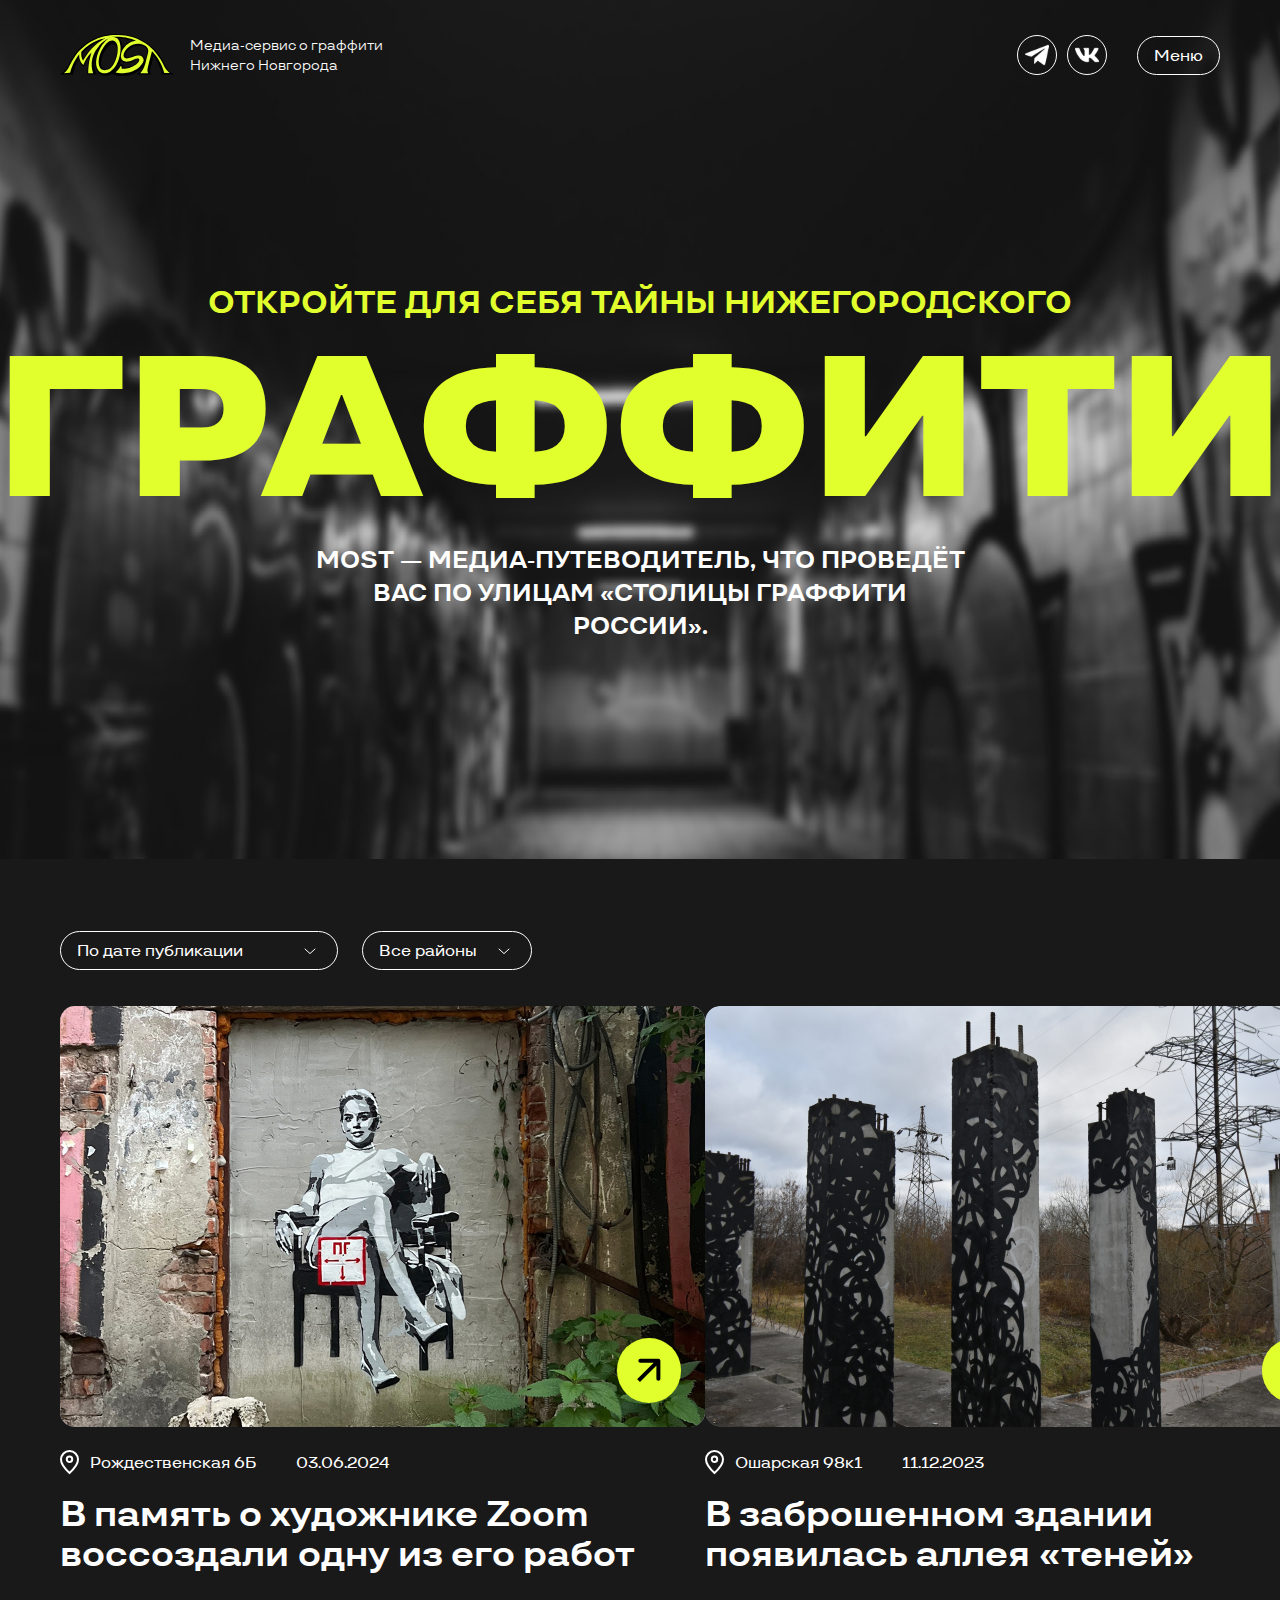
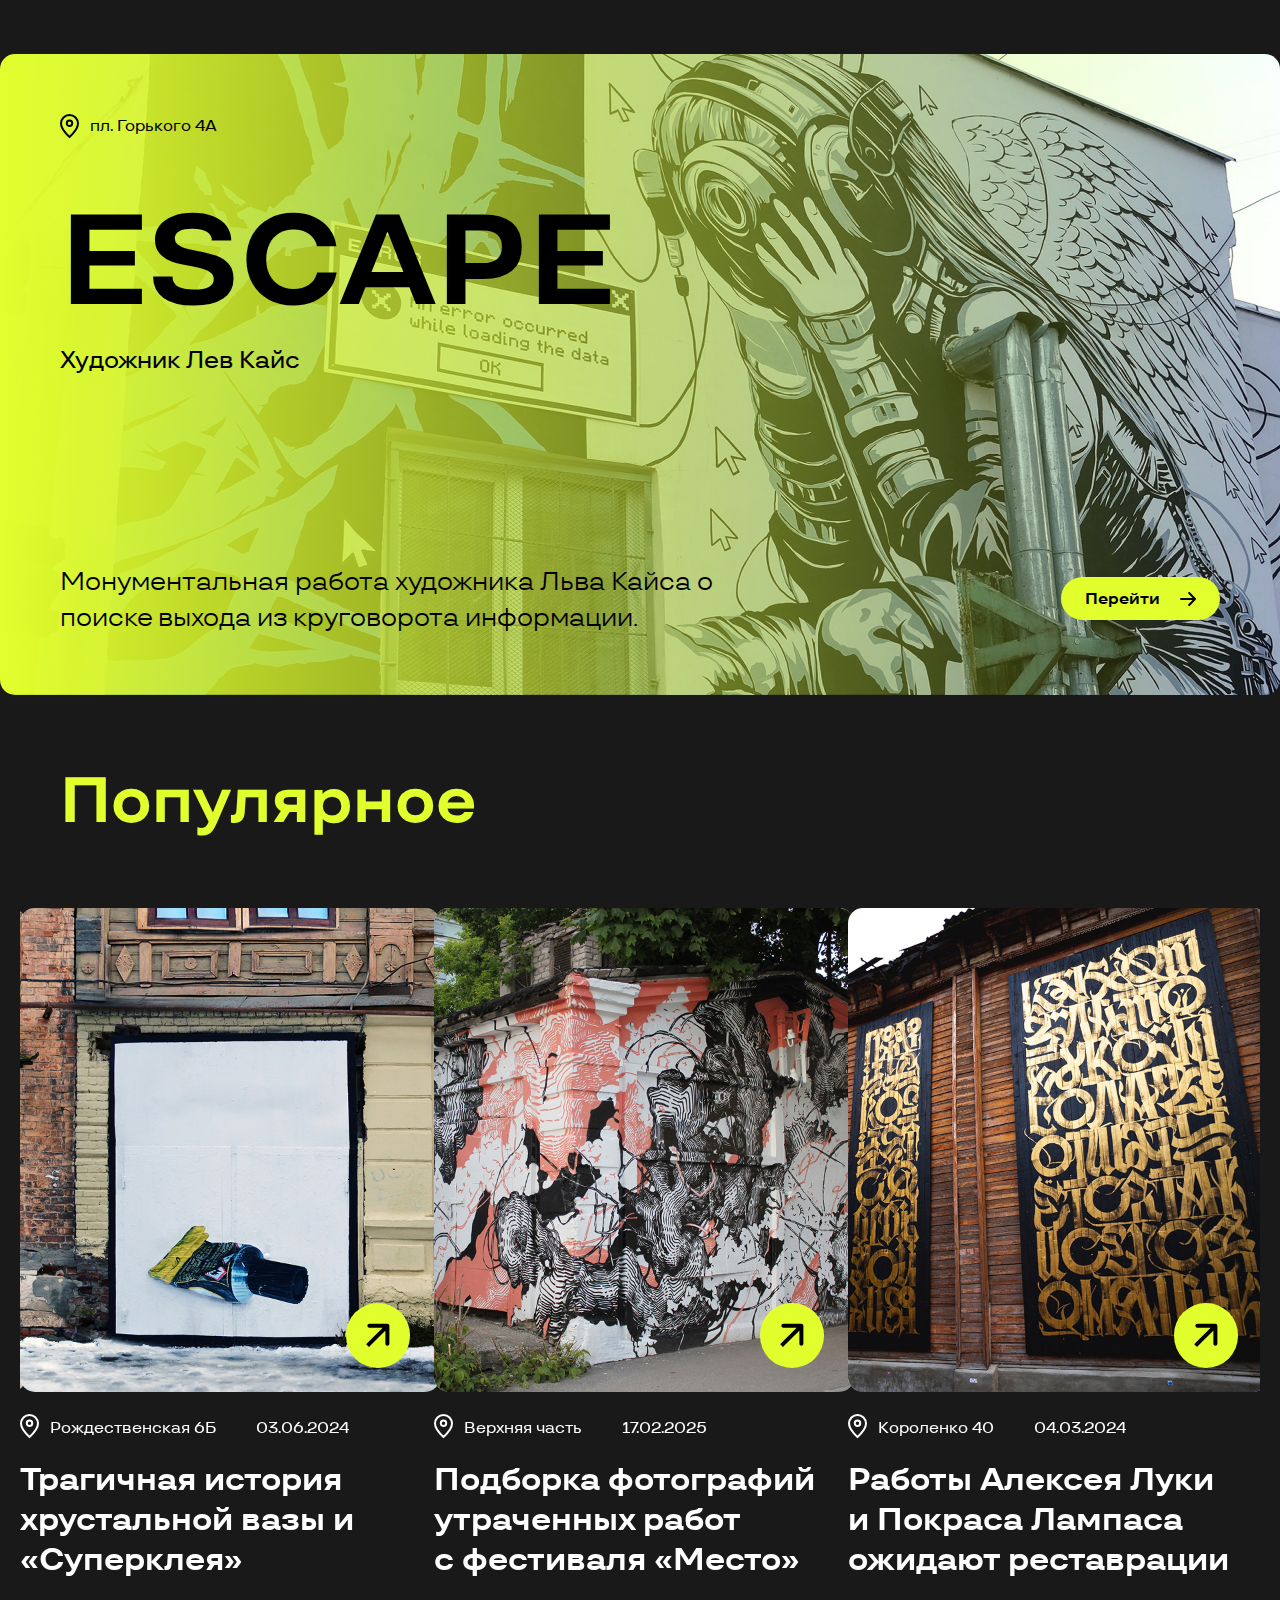
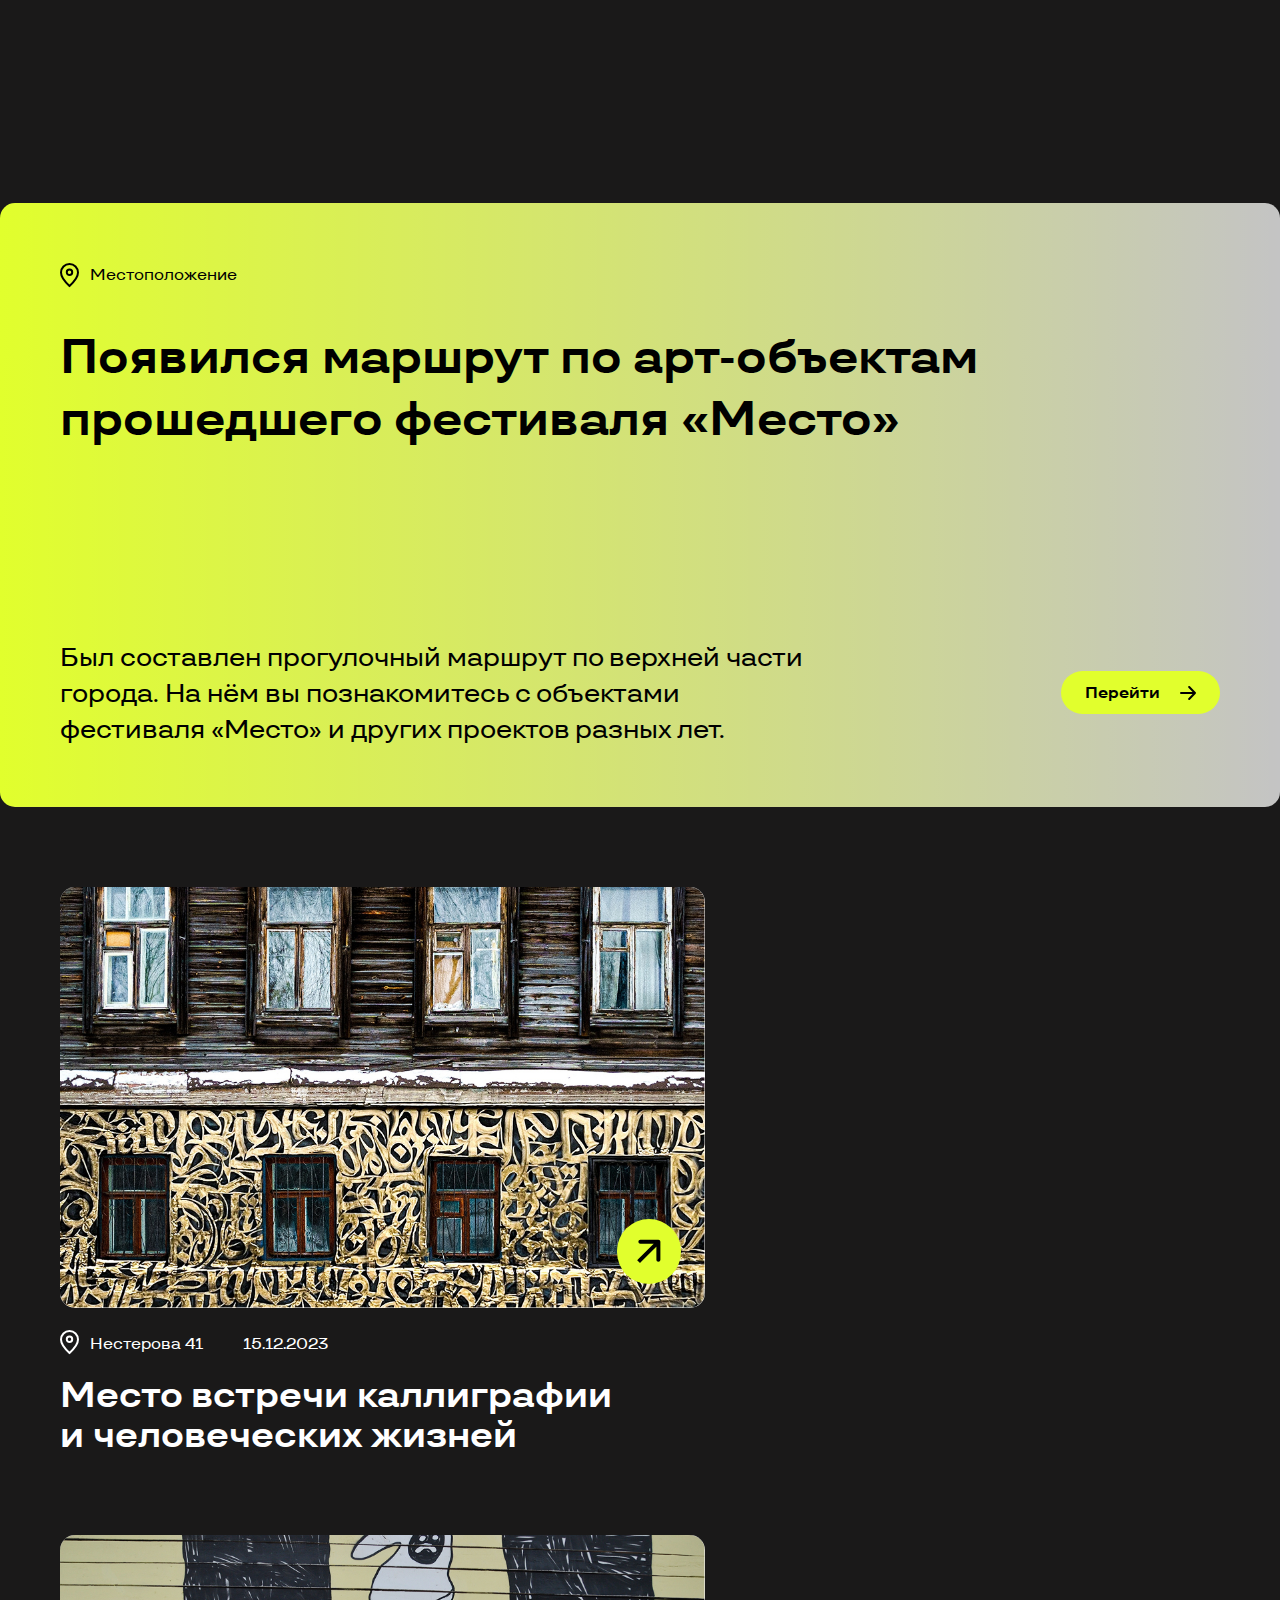
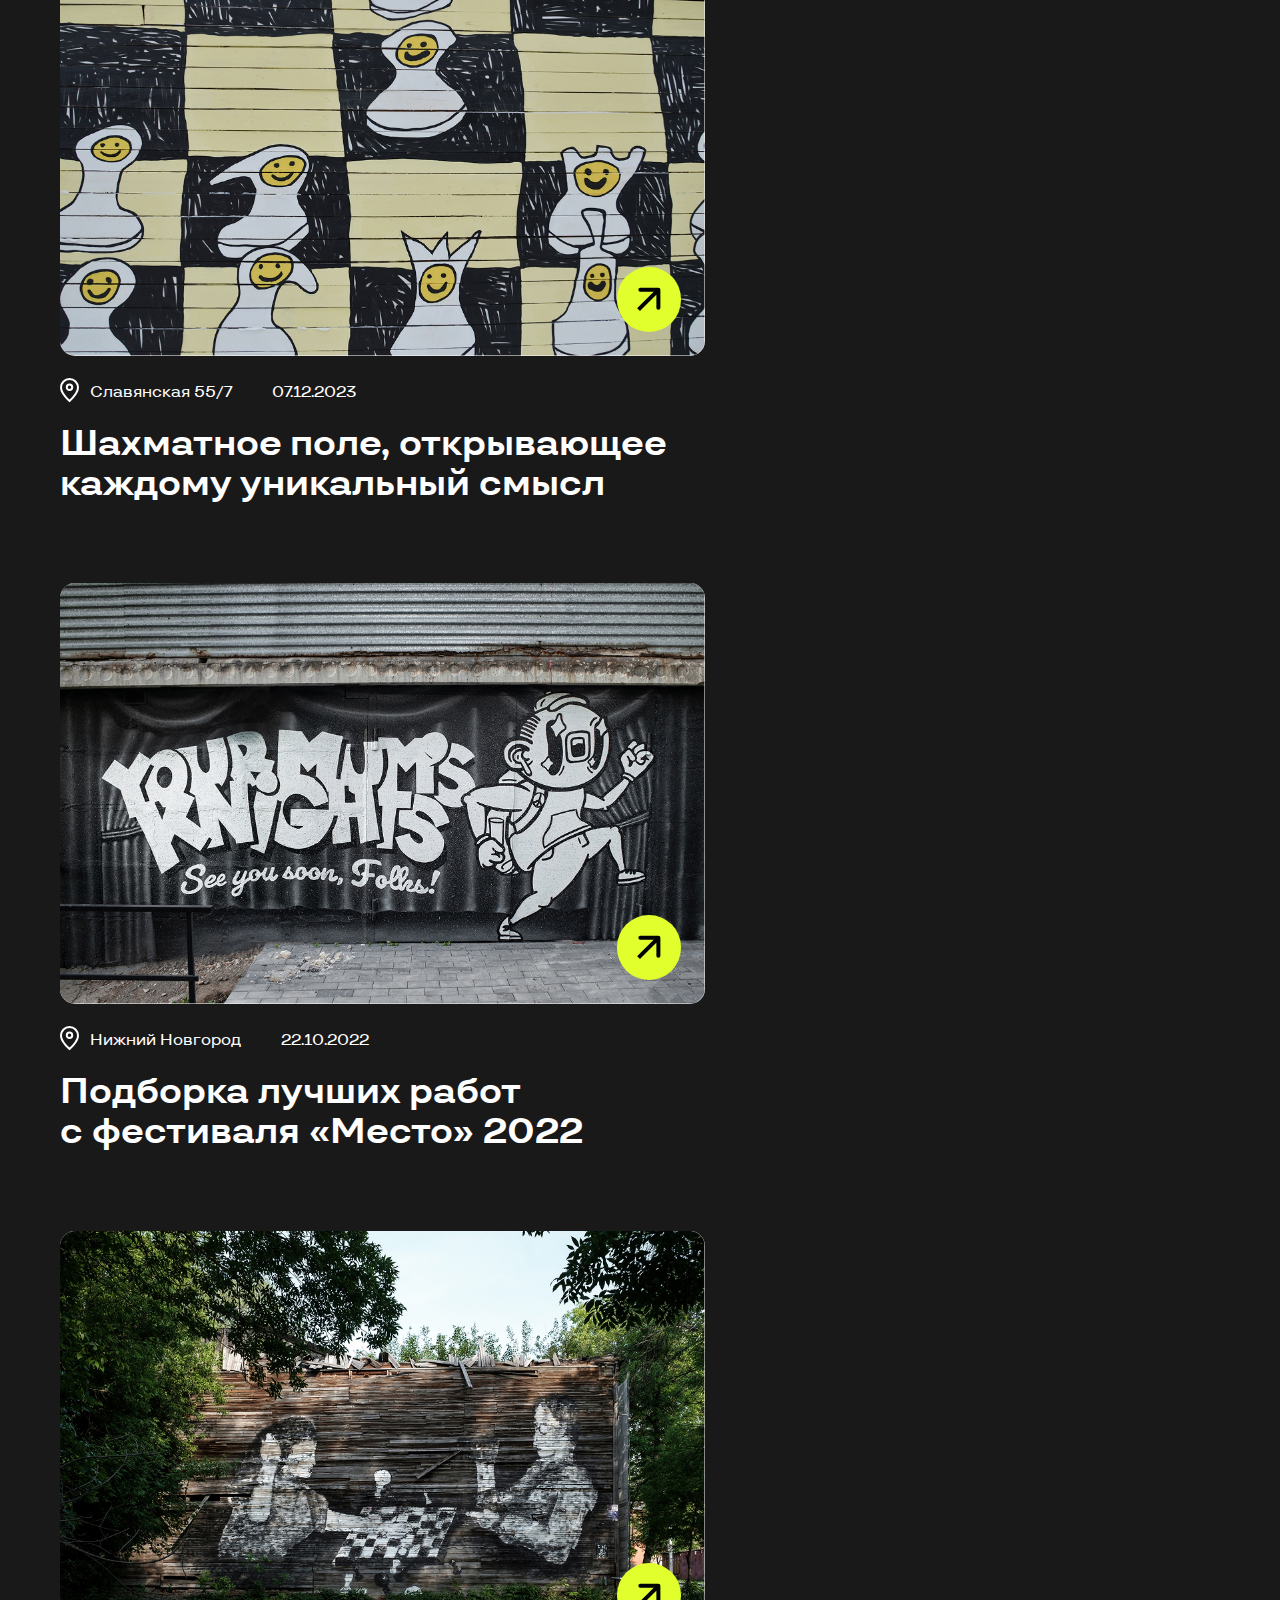
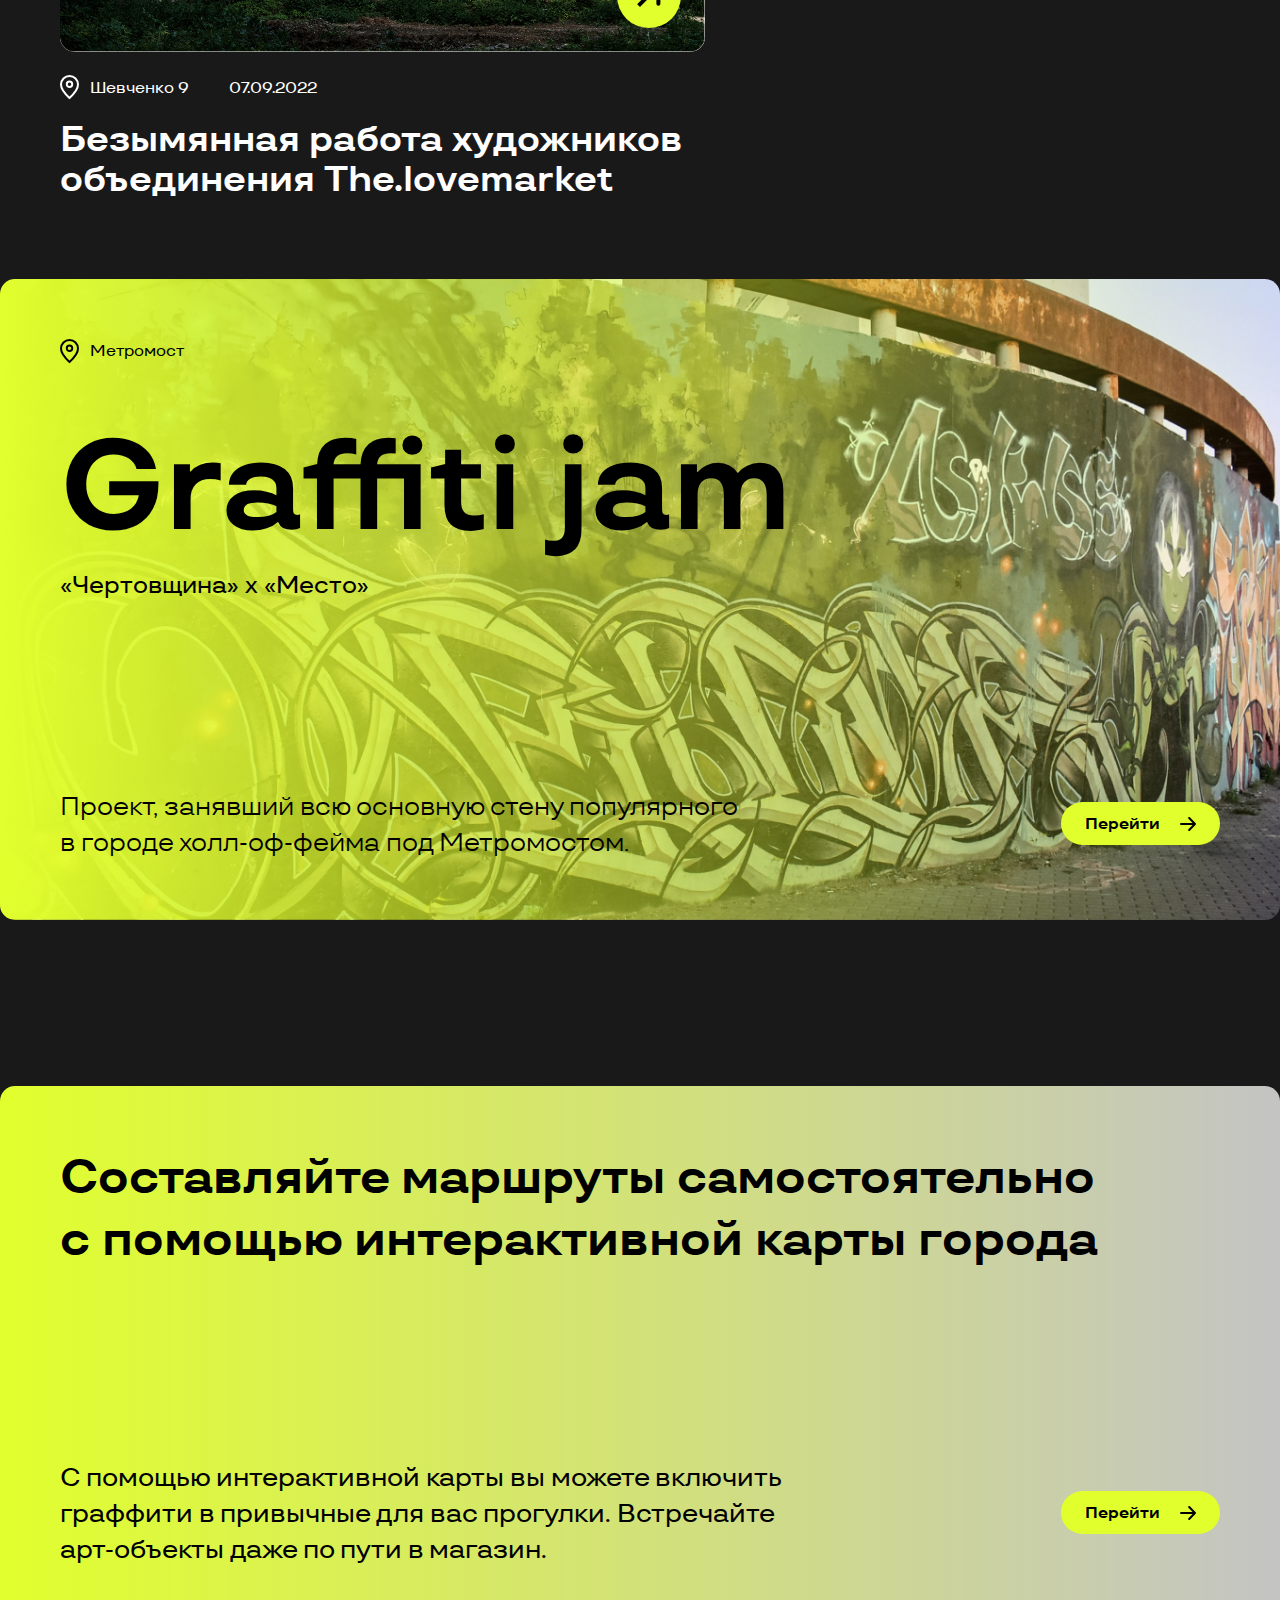
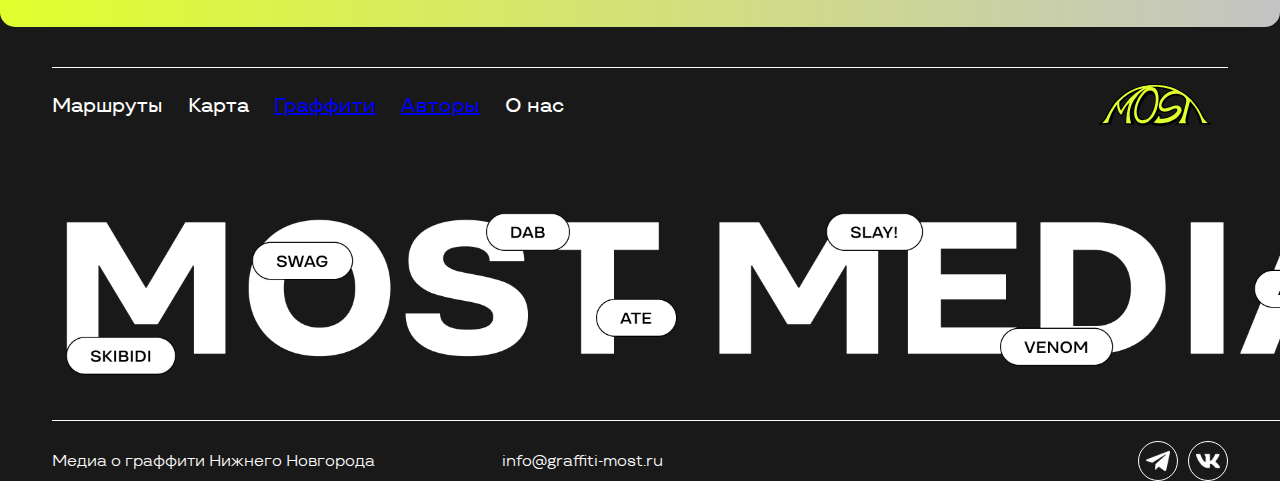
<file: index.html>
<!DOCTYPE html>
<html lang="en">

<head>
    <meta charset="UTF-8">
    <meta name="viewport" content="width=device-width, initial-scale=1.0">
    <title>MOST MEDIA</title>
    <link rel="stylesheet" type="text/css" href="./src/styles/slick.css"/>
    <script type="text/javascript" src="./src/js/jquery.min.js"></script>
    <script type="text/javascript" src="./src/js/slick.min.js"></script>
    <link rel="stylesheet" href="./src/styles/styles.css">
    <link rel="icon" type="image/png" href="./src/img/Favicon.png">
    <script>
        $(document).ready(function(){
            $('.section3__cardscroll').slick({
            infinite: true,
                slidesToShow: 3,
                slidesToScroll: 3,
                infinite: true,
                arrows: false,
            });
        });
    </script>
</head>


<body>
    <header class="header-main">
        <div class="header__menu container">
            <div class="header__menu__logo_about">
                <img class="header__menu__logo_about-img" src="./src/img/Most_logo.svg" href="#" alt="Logo">
                <p class="header__menu__logo_about-text">Медиа-сервис о граффити Нижнего Новгорода</p>
            </div>

            <div class="header__menu_socialmed">
                <div class="header__menusocialmed-button1">
                    <img src="./src/img/TG_Link.svg" href="#">
                </div>
                <div class="header__menusocialmed-button2 margin_button1">
                    <img src="./src/img/VK_Link.svg" href="#">
                </div>
                <button class="header__menusocialmed-button_Menu button-style1">Меню</button>
            </div>
        </div>

        <div class="header__centered_block">
            <h2>откройте для себя тайны нижегородского</h2>
            <h1>ГРАФФИТИ</h1>
            <h3>МOST — медиа-путеводитель, что проведёт вас по улицам «Столицы граффити России».</h3>
        </div>
    </header>
    <main class="container">
        <section class="section1 container">
            <div class="filter__button margin_filters">
                <button class="filter__button-date button-style1">
                    <p>По дате публикации</p>
                    <img src="./src/img/chevron-down.svg">
                </button>
                <button class="filter__button-place button-style1">
                    <p>Все районы</p>
                    <img src="./src/img/chevron-down.svg">
                </button>
            </div>

            <div class="card__inline">

                <div class="card__article">
                    <div class="card_link">
                        <img class="card_link-img article-style1" src="./src/img/img_article/main_girl-sitting.jpg"
                            alt="Graffity">
                        <button class="card_link-button button-arrow"><img src="./src/img/Arrow1.svg"></button>
                    </div>
                    <div class="card__article__text-part">
                        <p class="card__article-place">Рождественская 6Б</p>
                        <p>03.06.2024</p>
                    </div>
                    <h2>В память о художнике Zoom воссоздали одну из его работ</h2>
                </div>

                <div class="card__article">
                    <div class="card_link">
                        <img class="card_link-img article-style1" src="./src/img/img_article/main_columns.jpg"
                            alt="Graffity">
                        <button class="card_link-button button-arrow"><img src="./src/img/Arrow1.svg"></button>
                    </div>
                    <div class="card__article__text-part">
                        <p class="card__article-place">Ошарская 98к1</p>
                        <p>11.12.2023</p>
                    </div>
                    <h2>В заброшенном здании появилась аллея «теней»</h2>
                </div>
            </div>
        </section>

        <section class="section2">
            <div class="section2-container">
                <div class="bannerLink_gradient">
                    <p class="bannerLink-upText">пл. Горького 4А</p>
                </div>

                <h2>ESCAPE</h2>
                <h3>Художник Лев Кайс</h3>

                <div class="section2_bottomStuff">
                    <p>Монументальная работа художника Льва Кайса о поиске выхода из круговорота информации. </p>
                    <button class="button-style2">Перейти<img src="./src/img/ArrowRight.svg"></button>
                </div>
            </div>
        </section>

        <section class="section3">

            <div class="section3-container">
                <h2>Популярное</h2>

                <div class="section3__cardscroll">

                    <div class="sec3__card" id="1st-card">
                        <div class="sec3__card_preview">
                            <img class="sec3__card-img article-style2" src="./src/img/img_article/main_sec3_1.jpg"
                                alt="Graffity">
                            <button class="sec3__card-button button-arrow"><img src="./src/img/Arrow1.svg"></button>
                        </div>

                        <div class="card__article__text-part">
                            <p class="card__article-place">Рождественская 6Б</p>
                            <p>03.06.2024</p>
                        </div>
                        <h2>Трагичная история
                            хрустальной вазы
                            и «Суперклея»</h2>
                    </div>
                    <div class="sec3__card" id="2nd-card">
                        <div class="sec3__card_preview">
                            <img class="sec3__card-img article-style2" src="./src/img/img_article/main_sec3_2.jpg"
                                alt="Graffity">
                            <button class="sec3__card-button button-arrow"><img src="./src/img/Arrow1.svg"></button>
                        </div>

                        <div class="card__article__text-part">
                            <p class="card__article-place">Верхняя часть</p>
                            <p>17.02.2025</p>
                        </div>
                        <h2>Подборка фотографий утраченных работ с&nbsp;фестиваля «Место»</h2>
                    </div>
                    <div class="sec3__card" id="3th-card">
                        <div class="sec3__card_preview">
                            <img class="sec3__card-img article-style2" src="./src/img/img_article/main_sec3_3.jpg"
                                alt="Graffity">
                            <button class="sec3__card-button button-arrow"><img src="./src/img/Arrow1.svg"></button>
                        </div>

                        <div class="card__article__text-part">
                            <p class="card__article-place">Короленко 40</p>
                            <p>04.03.2024</p>
                        </div>
                        <h2>Работы Алексея Луки
                            и Покраса Лампаса ожидают реставрации</h2>
                    </div>
                    <div class="sec3__card" id="4th-card">
                        <div class="sec3__card_preview">
                            <img class="sec3__card-img article-style2" src="./src/img/img_article/main_sec3_4.jpg"
                                alt="Graffity">
                            <button class="sec3__card-button button-arrow"><img src="./src/img/Arrow1.svg"></button>
                        </div>

                        <div class="card__article__text-part">
                            <p class="card__article-place">Канавинский мост</p>
                            <p>01.02.2025</p>
                        </div>
                        <h2>Известный «Крокодил» на Канавинском мосту
                            находится под угрозой</h2>
                    </div>
                    <div class="sec3__card" id="5th-card">
                        <div class="sec3__card_preview">
                            <img class="sec3__card-img article-style2" src="./src/img/img_article/main_sec3_5.jpg"
                                alt="Graffity">
                            <button class="sec3__card-button button-arrow"><img src="./src/img/Arrow1.svg"></button>
                        </div>

                        <div class="card__article__text-part">
                            <p class="card__article-place">Верхняя часть</p>
                            <p>22.12.2023</p>
                        </div>
                        <h2>Опубликован полный список работ фестиваля
                            «Место» 2023</h2>
                    </div>

                </div>
            </div>

        </section>

        <section class="section4">
            <div class="section4-container">
                <div class="section2-container sec4__style">
                    <div class="bannerLink_gradient">
                        <p class="bannerLink-upText">Местоположение</p>
                    </div>

                    <h2>Появился маршрут по арт-объектам
                        прошедшего фестиваля «Место» </h2>

                    <div class="section2_bottomStuff section4_bottomStuff">
                        <p>Был составлен прогулочный маршрут по верхней части города. На нём вы познакомитесь с
                            объектами фестиваля «Место» и других проектов разных лет.</p>
                        <button class="button-style2">Перейти<img src="./src/img/ArrowRight.svg"></button>
                    </div>
                </div>
            </div>


            <div class="sec4__cards">

                <div class="sec4__card" id="1st-card">
                    <div class="sec4__card_preview">
                        <img class="article-style3" src="./src/img/img_article/main_sec4_1.jpg" alt="Graffity">
                        <button class="sec3__card-button button-arrow"><img src="./src/img/Arrow1.svg"></button>
                    </div>

                    <div class="card__article__text-part">
                        <p class="card__article-place">Нестерова 41</p>
                        <p>15.12.2023</p>
                    </div>
                    <h2>Место встречи каллиграфии
                        и&nbsp;человеческих жизней</h2>
                </div>

                <div class="sec4__card" id="2nd-card">
                    <div class="sec4__card_preview">
                        <img class="article-style3" src="./src/img/img_article/main_sec4_2.jpg" alt="Graffity">
                        <button class="sec3__card-button button-arrow"><img src="./src/img/Arrow1.svg"></button>
                    </div>

                    <div class="card__article__text-part">
                        <p class="card__article-place">Славянская 55/7</p>
                        <p>07.12.2023</p>
                    </div>
                    <h2>Шахматное поле, открывающее каждому уникальный смысл</h2>
                </div>

                <div class="sec4__card" id="3th-card">
                    <div class="sec4__card_preview">
                        <img class="article-style3" src="./src/img/img_article/main_sec4_3.jpg" alt="Graffity">
                        <button class="sec3__card-button button-arrow"><img src="./src/img/Arrow1.svg"></button>
                    </div>

                    <div class="card__article__text-part">
                        <p class="card__article-place">Нижний Новгород</p>
                        <p>22.10.2022</p>
                    </div>
                    <h2>Подборка лучших работ
                        с&nbsp;фестиваля «Место» 2022</h2>
                </div>

                <div class="sec4__card" id="4th-card">
                    <div class="sec4__card_preview">
                        <img class="article-style3" src="./src/img/img_article/main_sec4_4.jpg" alt="Graffity">
                        <button class="sec3__card-button button-arrow"><img src="./src/img/Arrow1.svg"></button>
                    </div>

                    <div class="card__article__text-part">
                        <p class="card__article-place">Шевченко 9</p>
                        <p>07.09.2022</p>
                    </div>
                    <h2>Безымянная работа художников объединения The.lovemarket</h2>
                </div>

            </div>

        </section>

        <section class="section5">
            <div class="section2-container">
                <div class="bannerLink_gradient">
                    <p class="bannerLink-upText">Метромост</p>
                </div>

                <h2>Graffiti jam</h2>
                <h3>«Чертовщина» х «Место»</h3>

                <div class="section2_bottomStuff">
                    <p>Проект, занявший всю основную стену популярного в&nbsp;городе холл-оф-фейма под Метромостом.</p>
                    <button class="button-style2">Перейти<img src="./src/img/ArrowRight.svg"></button>
                </div>
            </div>
        </section>

        <section class="section6">

            <div class="section2-container sec6__style">
                <!-- <div class="bannerLink_gradient">
                    <p class="bannerLink-upText">Местоположение</p>
                </div> -->

                <h2>Составляйте маршруты самостоятельно
                    с&nbsp;помощью интерактивной карты города</h2>

                <div class="section2_bottomStuff section4_bottomStuff">
                    <p>С помощью интерактивной карты вы можете включить
                        граффити в привычные для вас прогулки. Встречайте
                        арт-объекты даже по пути в магазин.</p>
                    <button class="button-style2">Перейти<img src="./src/img/ArrowRight.svg"></button>
                </div>
            </div>

        </section>

    </main>

    <footer class="container">
        <div class="footer">
            <div class="footer_upperText">
                <ul>
                    <li>Маршруты</li>
                    <li>Карта</li>
                    <li><a href="graffitys.html">Граффити</a></li>
                    <li><a href="authors.html">Авторы</a></li>
                    <li>О нас</li>
                </ul>
                <img class="header__menu__logo_about-img" src="./src/img/Most_logo.svg" href="#" alt="Logo">
            </div>
            <img class="MostMedia_footer" src="./src/img/footer_mostMeadia.png">

            <div class="footer_bottomStroke">
                <div class="footer_textPlace">
                    <p>Медиа о граффити Нижнего Новгорода</p>
                    <a href="mailto:info@graffiti-most.ru">info@graffiti-most.ru</a>
                </div>
                <div class="header__menu_socialmed">
                    <div class="header__menusocialmed-button1">
                        <img src="./src/img/TG_Link.svg" href="#">
                    </div>
                    <div class="header__menusocialmed-button2">
                        <img src="./src/img/VK_Link.svg" href="#">
                    </div>
                </div>
            </div>
        </div>
    </footer>

</body>


</html>
</file>
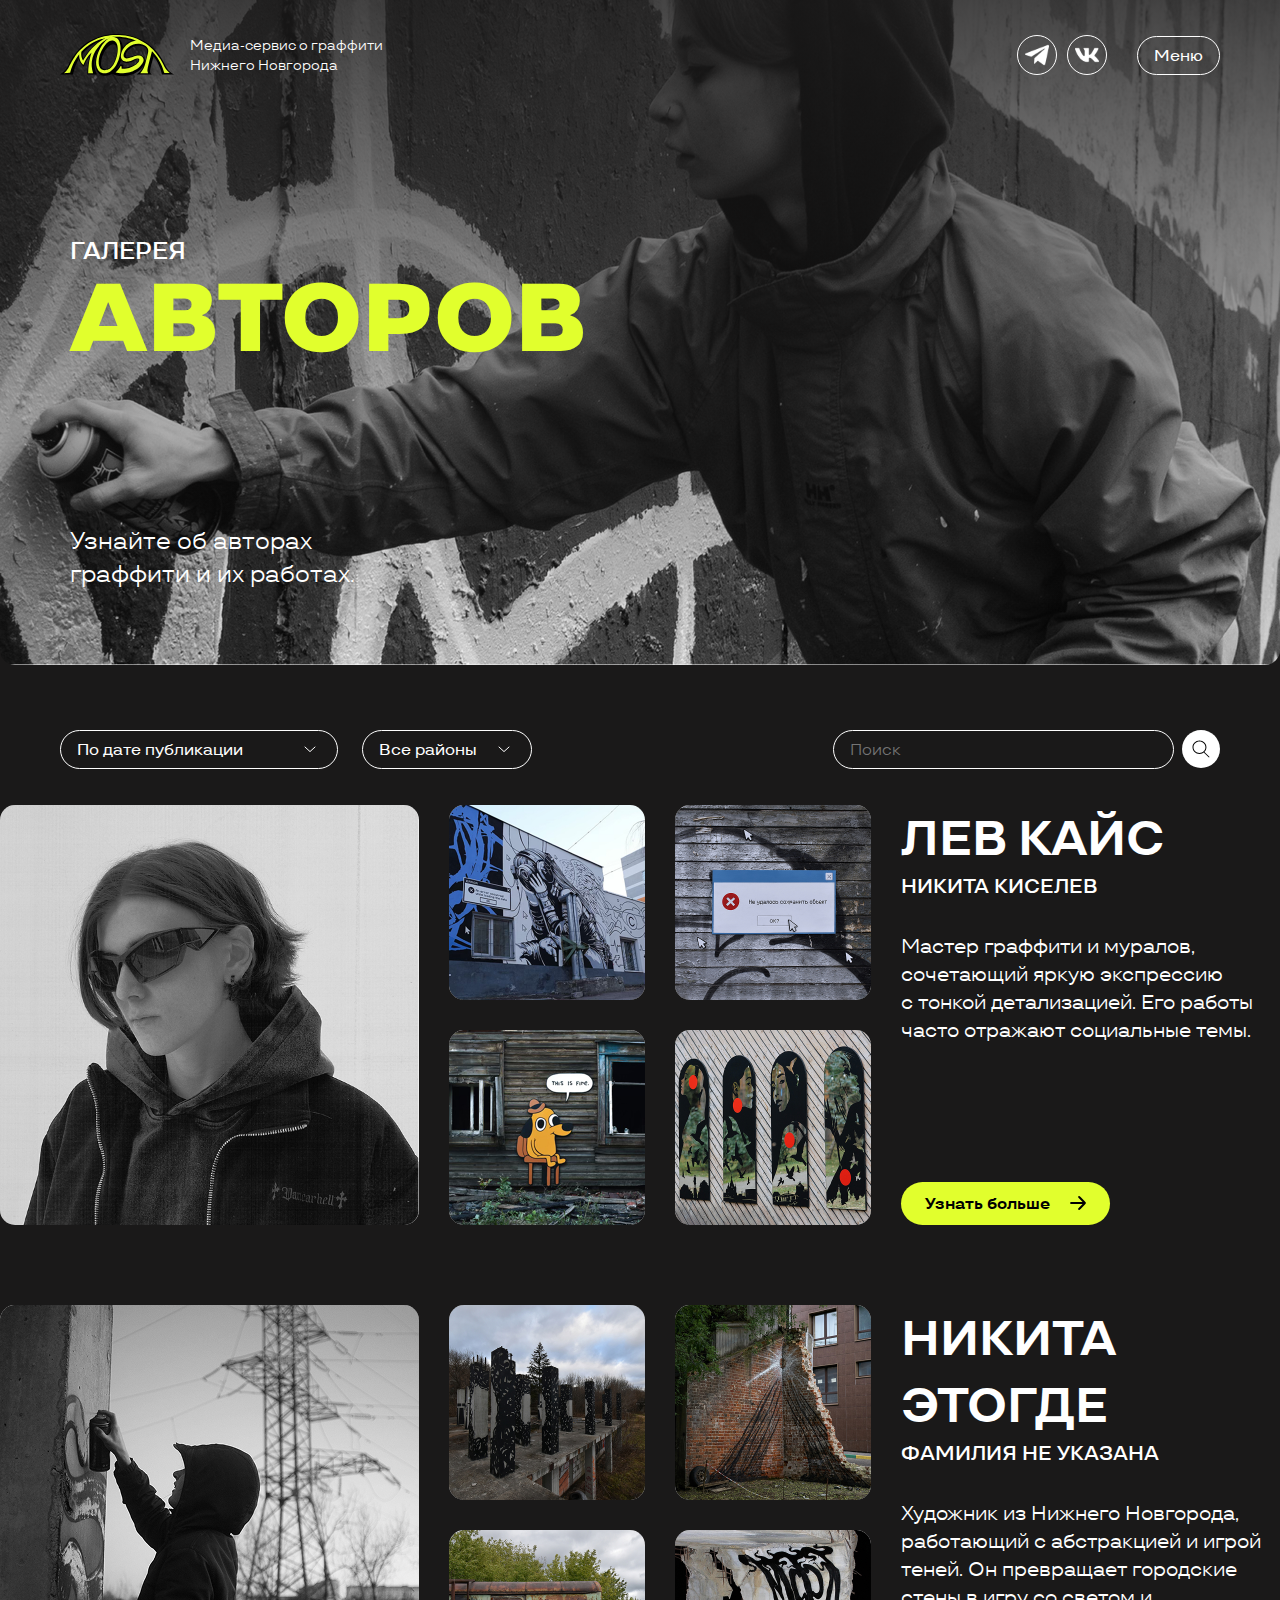
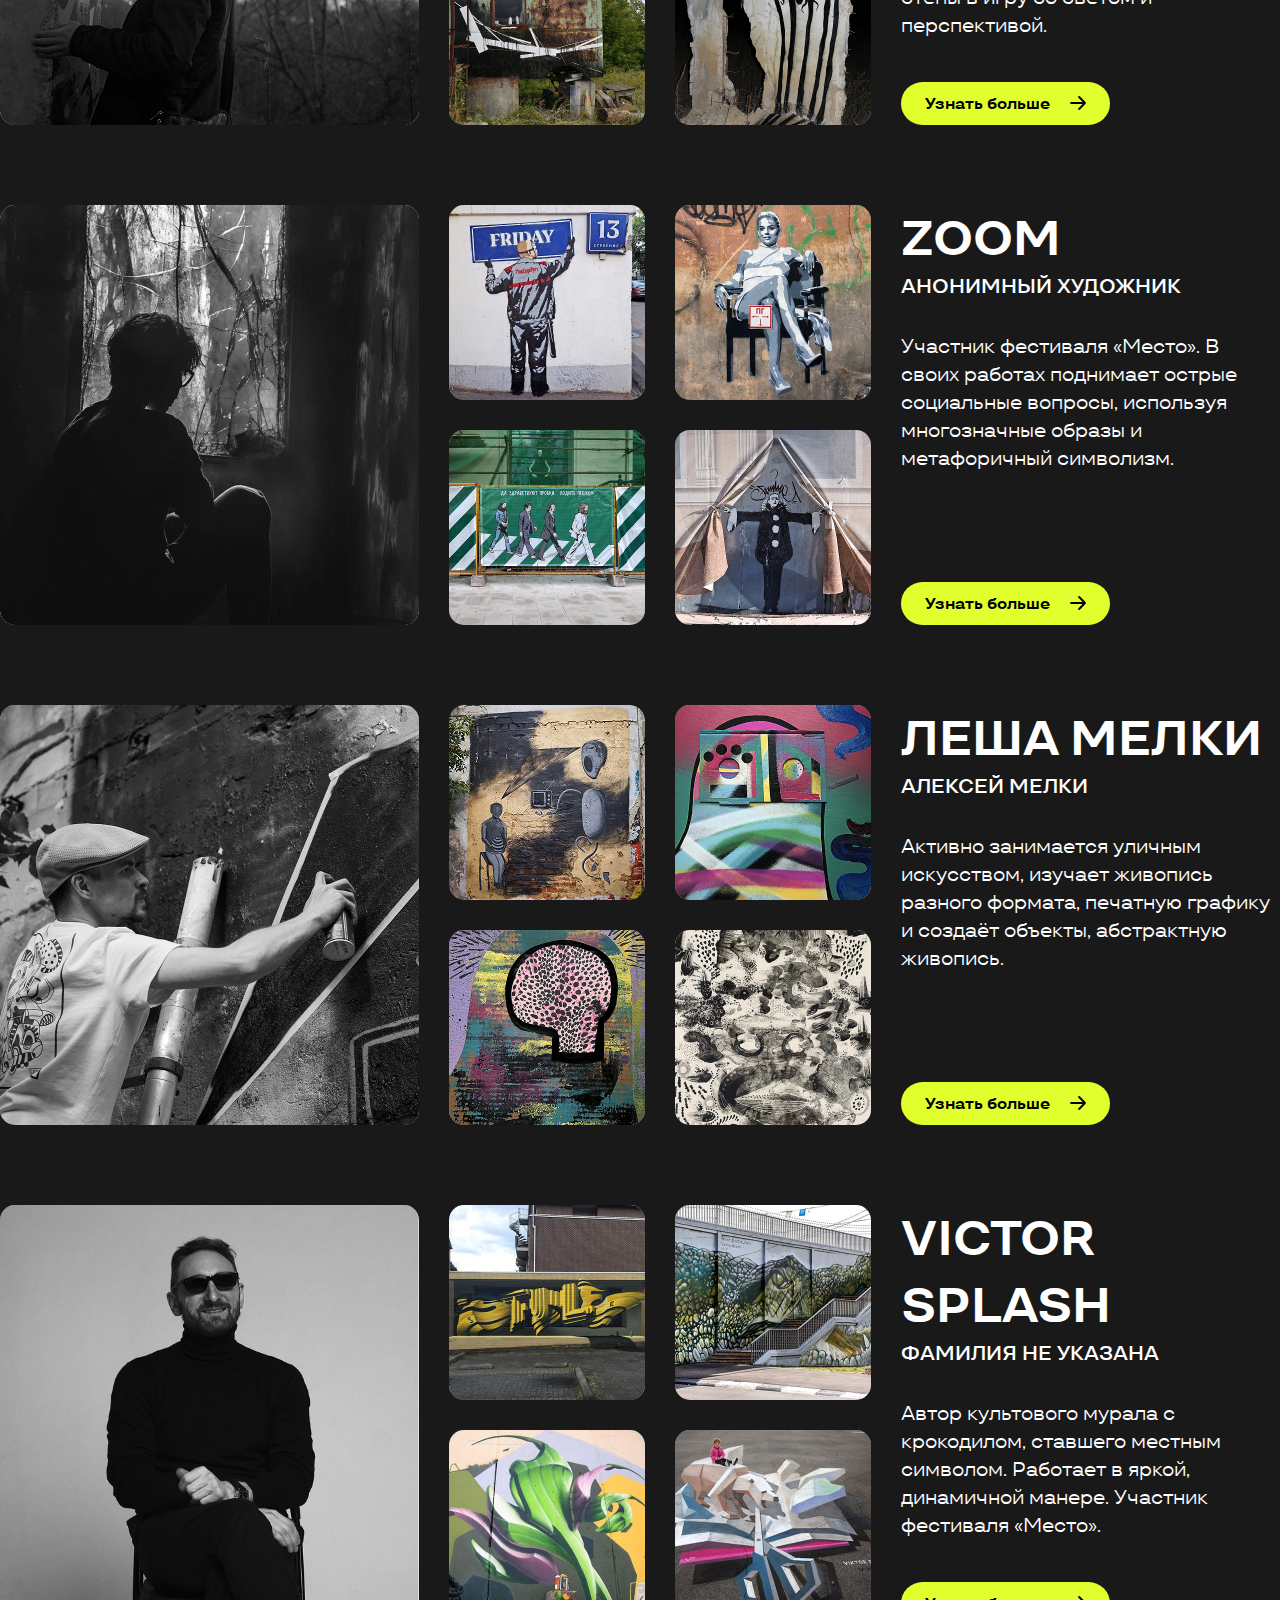
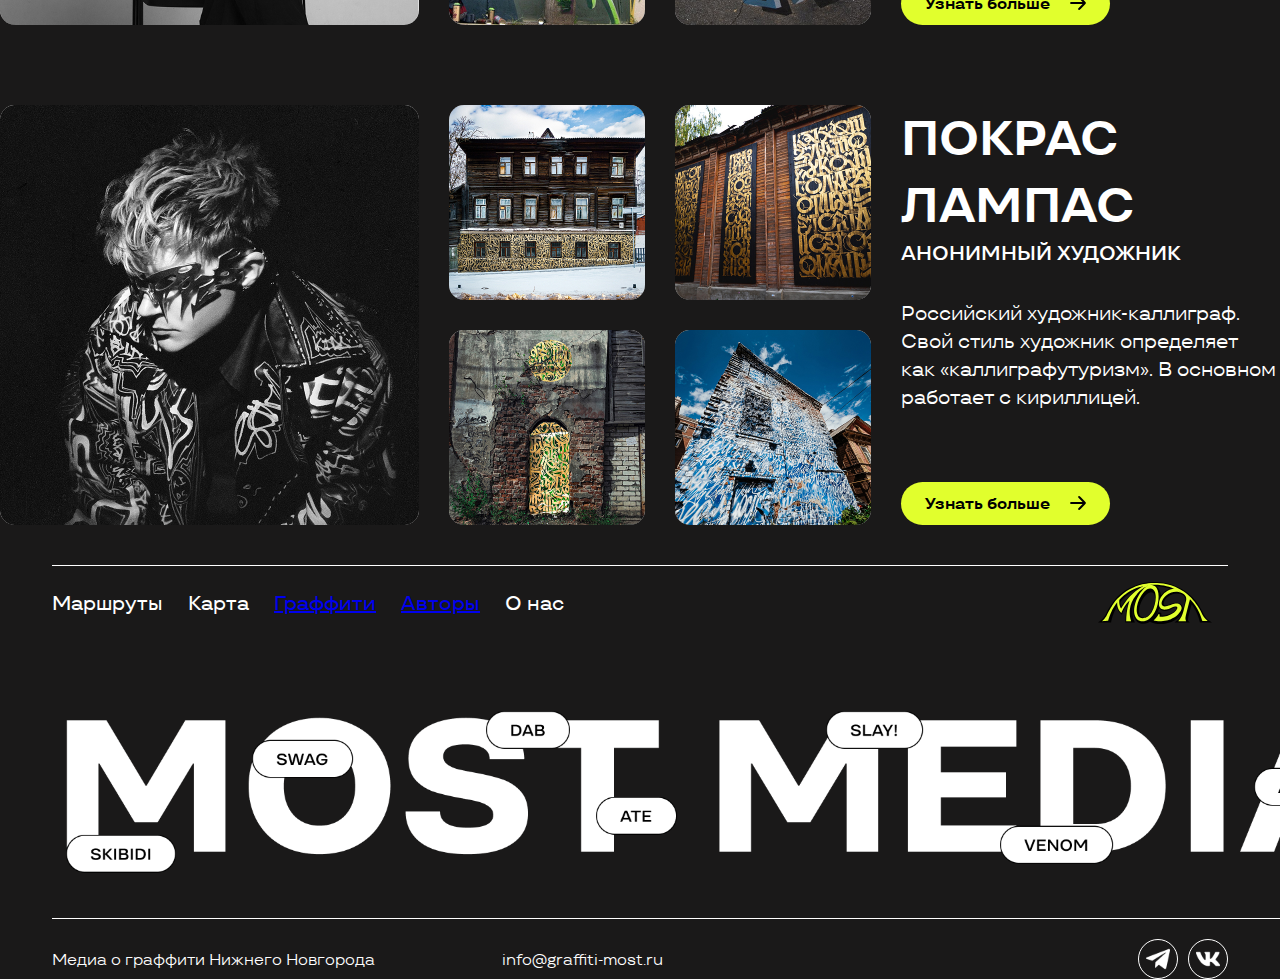
<file: authors.html>
<!DOCTYPE html>
<html lang="en">

<head>
    <meta charset="UTF-8">
    <meta name="viewport" content="width=device-width, initial-scale=1.0">
    <title>MOST MEDIA / Авторы</title>
    <link rel="stylesheet" href="./src/styles/styles.css">
    <link rel="icon" type="image/png" href="./src/img/Favicon.png">
</head>


<body>

    <header class="header-pages">
        <div class="header__menu container">
            <div class="header__menu__logo_about">
                <img class="header__menu__logo_about-img" src="./src/img/Most_logo.svg" href="#" alt="Logo">
                <p class="header__menu__logo_about-text">Медиа-сервис о граффити Нижнего Новгорода</p>
            </div>

            <div class="header__menu_socialmed">
                <div class="header__menusocialmed-button1">
                    <img src="./src/img/TG_Link.svg" href="#">
                </div>
                <div class="header__menusocialmed-button2 margin_button1">
                    <img src="./src/img/VK_Link.svg" href="#">
                </div>
                <button class="header__menusocialmed-button_Menu button-style1">Меню</button>
            </div>
        </div>

        <div class="header__start_block container">
            <h5>ГАЛЕРЕЯ</h5>
            <h4>АВТОРОВ</h4>
            <p>Узнайте об авторах
                <br>граффити и их работах.
            </p>
        </div>

    </header>
    <main class="container">
        <section class="section1_authors">

            <div class="filters_for_search margin_filters">
                <div class="filter__button">
                    <button class="filter__button-date button-style1">
                        <p>По дате публикации</p>
                        <img src="./src/img/chevron-down.svg">
                    </button>
                    <button class="filter__button-place button-style1">
                        <p>Все районы</p>
                        <img src="./src/img/chevron-down.svg">
                    </button>
                </div>
                <form class="search-button">
                    <input type="text" placeholder="Поиск" class="search-input button-style1">
                    <button type="submit" class="search-icon"><img src="./src/img/searchButton.svg"></button>
                </form>
            </div>

            <div class="author__cards">

                <div class="author_card" id="card1">
                    <img src="./src/img/img_article/Authors_content/Lev_1/author_pfp_1.jpg">
                    <div class="author_4examples">
                        <img src="./src/img/img_article/Authors_content/Lev_1/content_1.jpg">
                        <img src="./src/img/img_article/Authors_content/Lev_1/content_2.jpg">
                        <img src="./src/img/img_article/Authors_content/Lev_1/content_3.jpg">
                        <img src="./src/img/img_article/Authors_content/Lev_1/content_4.jpg">
                    </div>

                    <div class="author_info">
                        <div class="author_textPart">
                            <h2>лев кайс</h2>
                            <h4>Никита Киселев</h4>
                            <p>Мастер граффити и&nbsp;муралов, сочетающий яркую экспрессию
                                <br>с&nbsp;тонкой детализацией. Его работы<br>
                                часто отражают социальные темы.
                            </p>
                        </div>
                        <div clas="author__cards-button">
                            <button class="button-style2">Узнать больше<img src="./src/img/ArrowRight.svg"></button>
                        </div>
                    </div>
                </div>

                <div class="author_card" id="card2">
                    <img src="./src/img/img_article/Authors_content/Nikita_2/author_pfp_1.jpg">
                    <div class="author_4examples">
                        <img src="./src/img/img_article/Authors_content/Nikita_2/content_1.jpg">
                        <img src="./src/img/img_article/Authors_content/Nikita_2/content_2.jpg">
                        <img src="./src/img/img_article/Authors_content/Nikita_2/content_3.jpg">
                        <img src="./src/img/img_article/Authors_content/Nikita_2/content_4.jpg">
                    </div>

                    <div class="author_info">
                        <div class="author_textPart">
                            <h2>Никита Этогде</h2>
                            <h4>Фамилия не указана</h4>
                            <p>Художник из Нижнего Новгорода, работающий с абстракцией и игрой теней. Он превращает
                                городские стены
                                в&nbsp;игру со светом и перспективой.
                            </p>
                        </div>
                        <div clas="author__cards-button">
                            <button class="button-style2">Узнать больше<img src="./src/img/ArrowRight.svg"></button>
                        </div>
                    </div>
                </div>

                <div class="author_card" id="card3">
                    <img src="./src/img/img_article/Authors_content/Zoom_3/author_pfp_1.jpg">
                    <div class="author_4examples">
                        <img src="./src/img/img_article/Authors_content/Zoom_3/content_1.jpg">
                        <img src="./src/img/img_article/Authors_content/Zoom_3/content_2.jpg">
                        <img src="./src/img/img_article/Authors_content/Zoom_3/content_3.jpg">
                        <img src="./src/img/img_article/Authors_content/Zoom_3/content_4.jpg">
                    </div>

                    <div class="author_info">
                        <div class="author_textPart">
                            <h2>Zoom</h2>
                            <h4>Анонимный художник</h4>
                            <p>Участник фестиваля «Место». В своих работах поднимает острые социальные вопросы,
                                используя многозначные образы и метафоричный символизм.
                            </p>
                        </div>
                        <div clas="author__cards-button">
                            <button class="button-style2">Узнать больше<img src="./src/img/ArrowRight.svg"></button>
                        </div>
                    </div>
                </div>

                <div class="author_card" id="card4">
                    <img src="./src/img/img_article/Authors_content/Lesha_4/author_pfp_1.jpg">
                    <div class="author_4examples">
                        <img src="./src/img/img_article/Authors_content/Lesha_4/content_1.jpg">
                        <img src="./src/img/img_article/Authors_content/Lesha_4/content_2.jpg">
                        <img src="./src/img/img_article/Authors_content/Lesha_4/content_3.jpg">
                        <img src="./src/img/img_article/Authors_content/Lesha_4/content_4.jpg">
                    </div>

                    <div class="author_info">
                        <div class="author_textPart">
                            <h2>леша мелки</h2>
                            <h4>Алексей Мелки</h4>
                            <p>Активно занимается уличным искусством, изучает живопись разного формата, печатную графику
                                и создаёт объекты, абстрактную живопись.
                        </div>
                        <div clas="author__cards-button">
                            <button class="button-style2">Узнать больше<img src="./src/img/ArrowRight.svg"></button>
                        </div>
                    </div>
                </div>

                <div class="author_card" id="card5">
                    <img src="./src/img/img_article/Authors_content/Victor_5/author_pfp_1.jpg">
                    <div class="author_4examples">
                        <img src="./src/img/img_article/Authors_content/Victor_5/content_1.jpg">
                        <img src="./src/img/img_article/Authors_content/Victor_5/content_2.jpg">
                        <img src="./src/img/img_article/Authors_content/Victor_5/content_3.jpg">
                        <img src="./src/img/img_article/Authors_content/Victor_5/content_4.jpg">
                    </div>

                    <div class="author_info">
                        <div class="author_textPart">
                            <h2>Victor Splash</h2>
                            <h4>Фамилия не указана</h4>
                            <p>Автор культового мурала с крокодилом, ставшего местным символом. Работает
                                в&nbsp;яркой, динамичной манере. Участник фестиваля «Место».
                        </div>
                        <div clas="author__cards-button">
                            <button class="button-style2">Узнать больше<img src="./src/img/ArrowRight.svg"></button>
                        </div>
                    </div>
                </div>

                <div class="author_card" id="card6">
                    <img src="./src/img/img_article/Authors_content/Pokras_6/author_pfp_1.jpg">
                    <div class="author_4examples">
                        <img src="./src/img/img_article/Authors_content/Pokras_6/content_1.jpg">
                        <img src="./src/img/img_article/Authors_content/Pokras_6/content_2.jpg">
                        <img src="./src/img/img_article/Authors_content/Pokras_6/content_3.jpg">
                        <img src="./src/img/img_article/Authors_content/Pokras_6/content_4.jpg">
                    </div>

                    <div class="author_info">
                        <div class="author_textPart">
                            <h2>Покрас лампас</h2>
                            <h4>Анонимный художник</h4>
                            <p>Российский художник-каллиграф.
                                Свой&nbsp;стиль художник определяет
                                как&nbsp;«каллиграфутуризм». В основном работает с кириллицей.
                        </div>
                        <div clas="author__cards-button">
                            <button class="button-style2">Узнать больше<img src="./src/img/ArrowRight.svg"></button>
                        </div>
                    </div>
                </div>

            </div>


        </section>
    </main>
    <footer class="container">
        <div class="footer">
            <div class="footer_upperText">
                <ul>
                    <li>Маршруты</li>
                    <li>Карта</li>
                    <li><a href="graffitys.html">Граффити</a></li>
                    <li><a href="authors.html">Авторы</a></li>
                    <li>О нас</li>
                </ul>
                <img class="header__menu__logo_about-img" src="./src/img/Most_logo.svg" href="#" alt="Logo">
            </div>
            <img class="MostMedia_footer" src="./src/img/footer_mostMeadia.png">

            <div class="footer_bottomStroke">
                <div class="footer_textPlace">
                    <p>Медиа о граффити Нижнего Новгорода</p>
                    <a href="mailto:info@graffiti-most.ru">info@graffiti-most.ru</a>
                </div>
                <div class="header__menu_socialmed">
                    <div class="header__menusocialmed-button1">
                        <img src="./src/img/TG_Link.svg" href="#">
                    </div>
                    <div class="header__menusocialmed-button2">
                        <img src="./src/img/VK_Link.svg" href="#">
                    </div>
                </div>
            </div>
        </div>
    </footer>
</body>

</html>
</file>
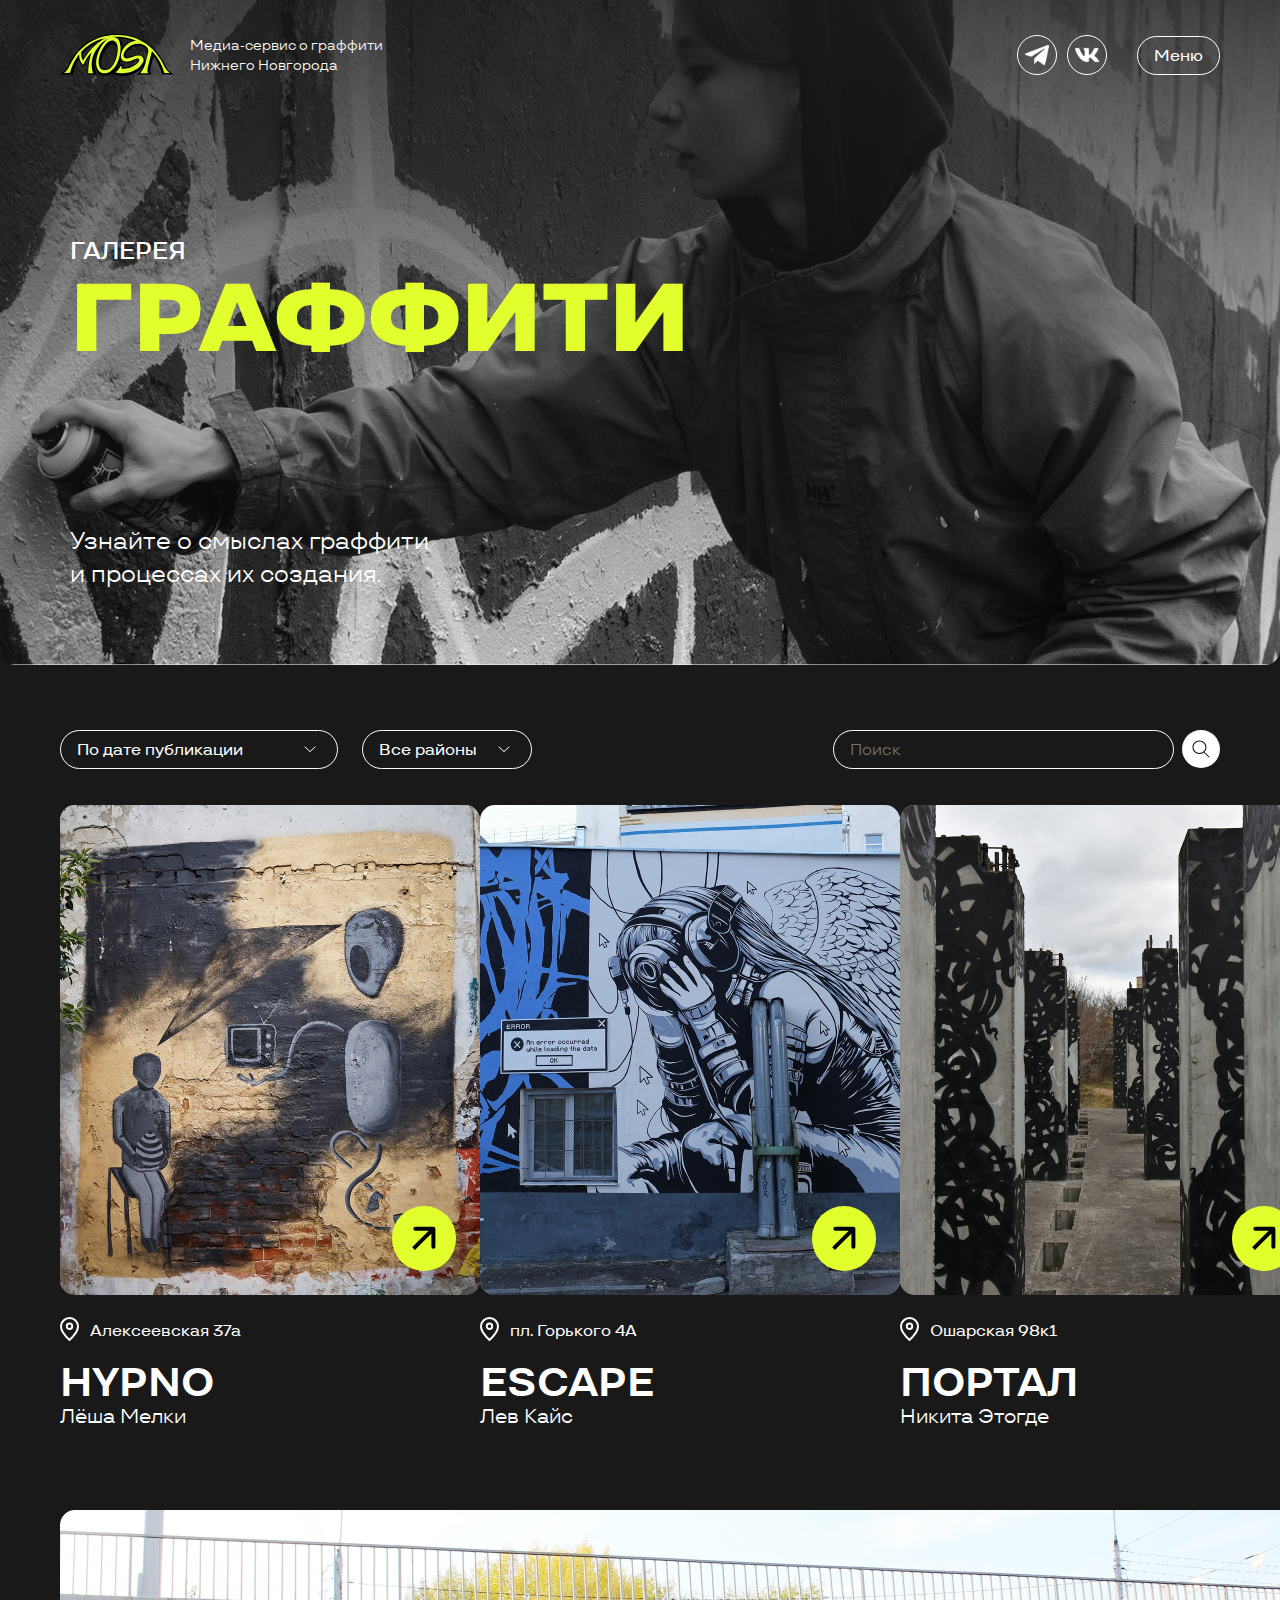
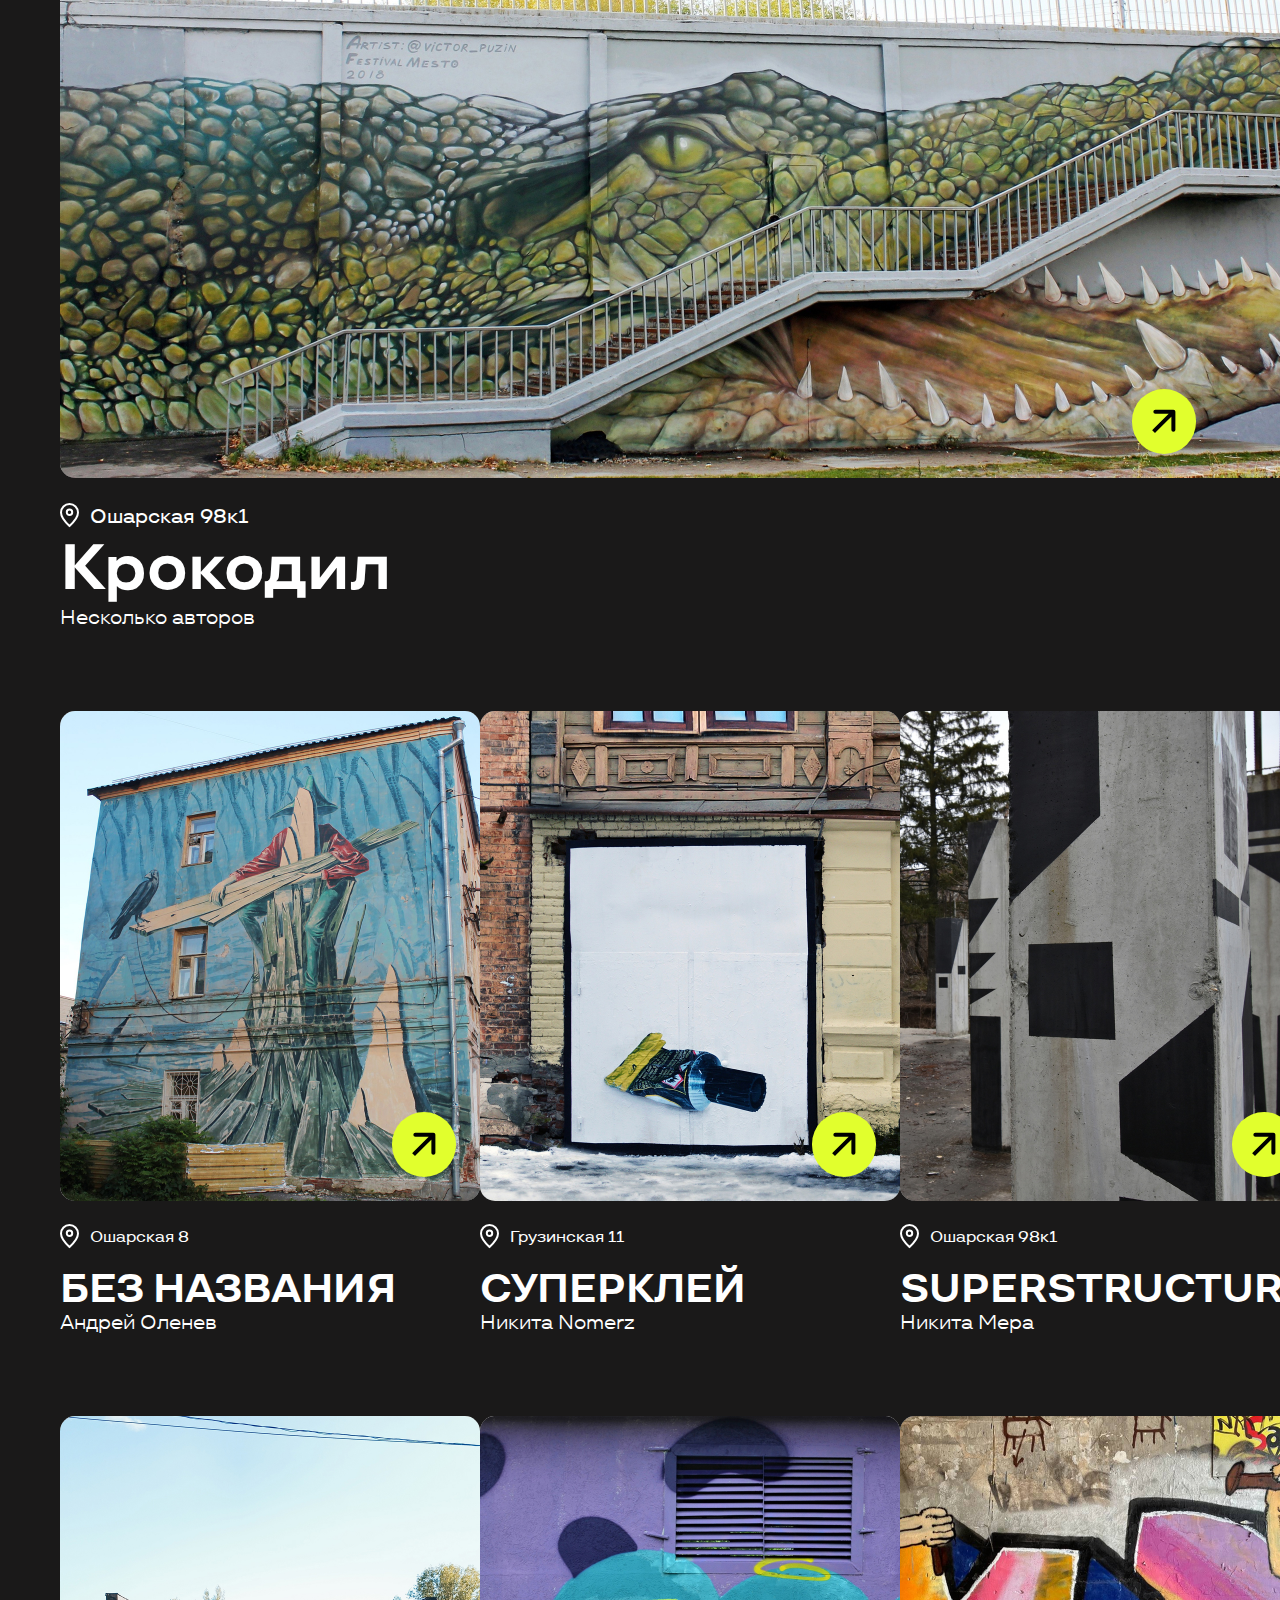
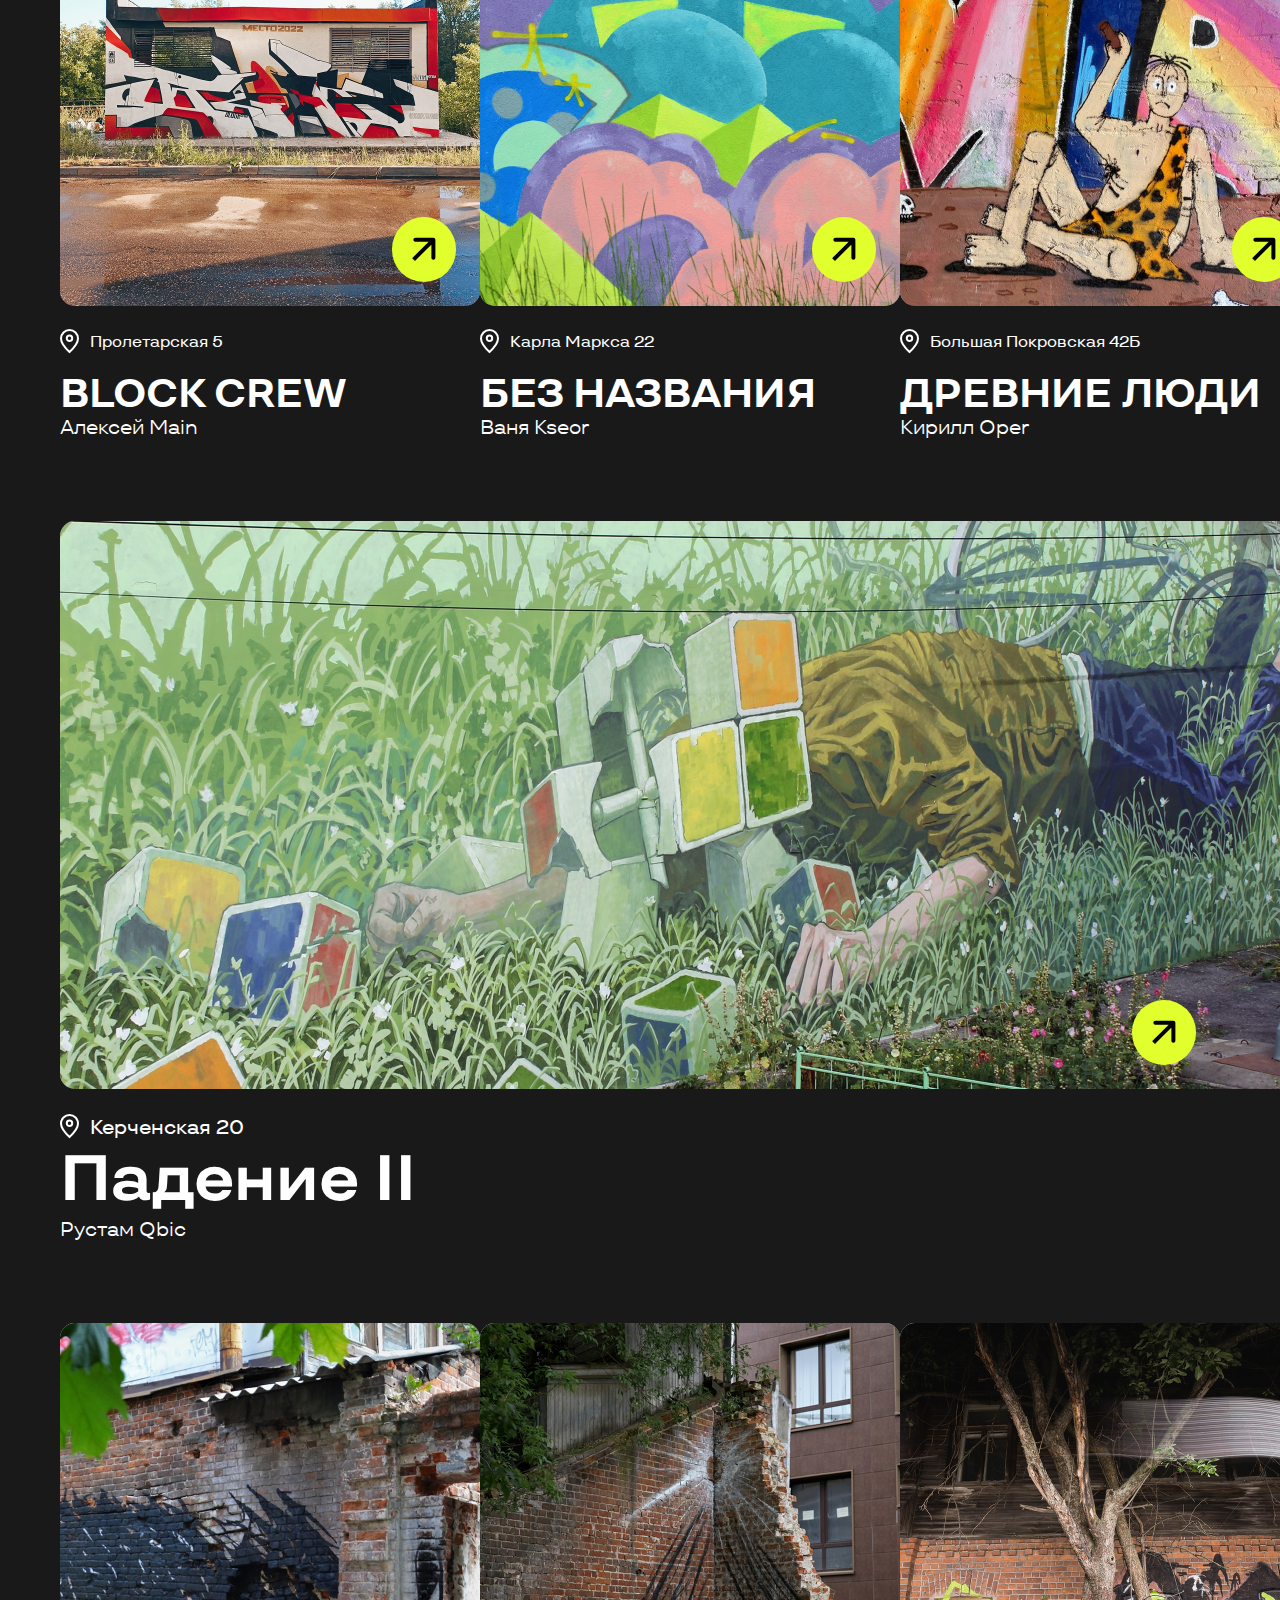
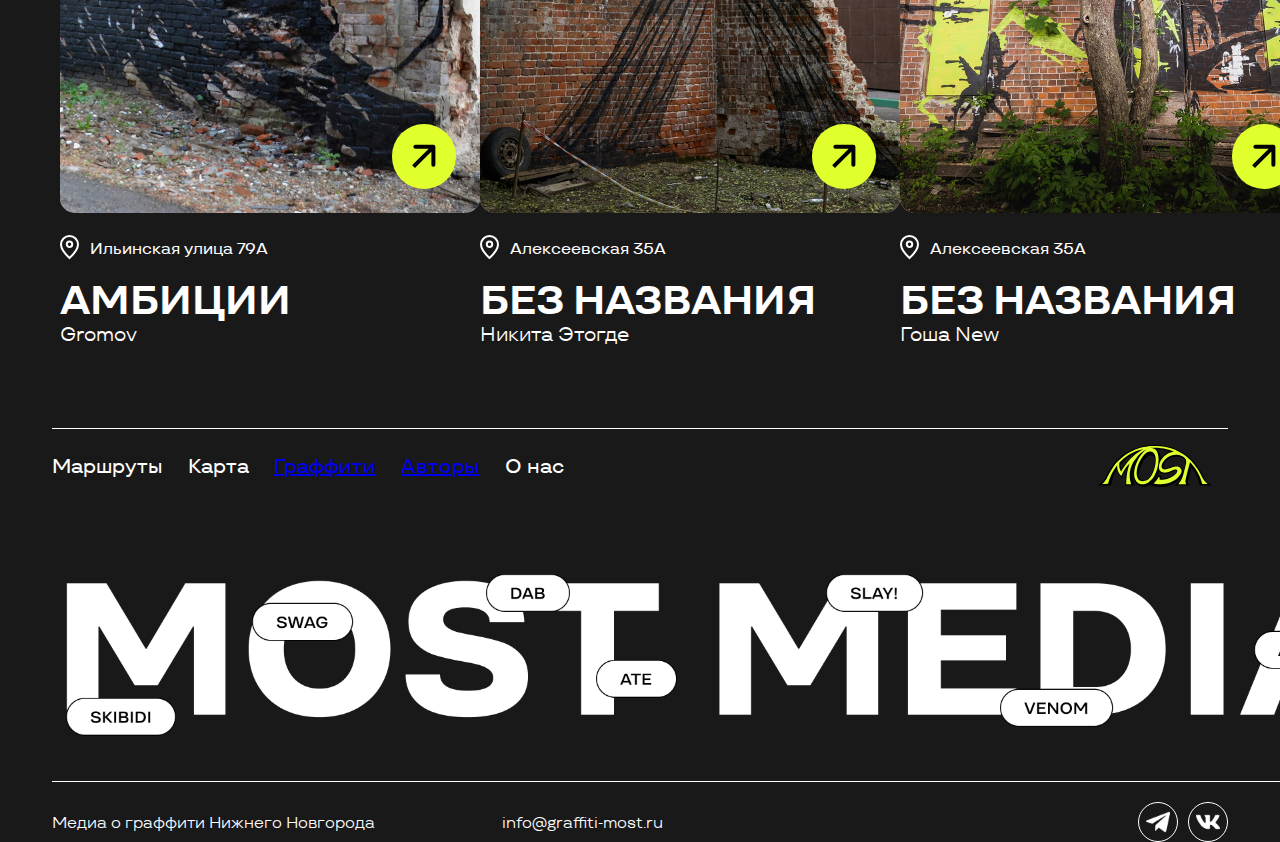
<file: graffitys.html>
<!DOCTYPE html>
<html lang="en">

<head>
    <meta charset="UTF-8">
    <meta name="viewport" content="width=device-width, initial-scale=1.0">
    <title>MOST MEDIA / Граффити</title>
    <link rel="stylesheet" href="./src/styles/styles.css">
    <link rel="icon" type="image/png" href="./src/img/Favicon.png">
</head>


<body>

    <header class="header-pages">
        <div class="header__menu container">
            <div class="header__menu__logo_about">
                <img class="header__menu__logo_about-img" src="./src/img/Most_logo.svg" href="#" alt="Logo">
                <p class="header__menu__logo_about-text">Медиа-сервис о граффити Нижнего Новгорода</p>
            </div>

            <div class="header__menu_socialmed">
                <div class="header__menusocialmed-button1">
                    <img src="./src/img/TG_Link.svg" href="#">
                </div>
                <div class="header__menusocialmed-button2 margin_button1">
                    <img src="./src/img/VK_Link.svg" href="#">
                </div>
                <button class="header__menusocialmed-button_Menu button-style1">Меню</button>
            </div>
        </div>

        <div class="header__start_block container">
            <h5>ГАЛЕРЕЯ</h5>
            <h4>ГРАФФИТИ</h4>
            <p>Узнайте о смыслах граффити
                <br>и процессах их создания.
            </p>
        </div>

    </header>

    <main class="container">
        <section class="section1_authors">

            <div class="filters_for_search margin_filters">
                <div class="filter__button">
                    <button class="filter__button-date button-style1">
                        <p>По дате публикации</p>
                        <img src="./src/img/chevron-down.svg">
                    </button>
                    <button class="filter__button-place button-style1">
                        <p>Все районы</p>
                        <img src="./src/img/chevron-down.svg">
                    </button>
                </div>
                <form class="search-button">
                    <input type="text" placeholder="Поиск" class="search-input button-style1">
                    <button type="submit" class="search-icon"><img src="./src/img/searchButton.svg"></button>
                </form>
            </div>

            <div class="cards_container">

                <div class="graffitys_card1" id="1st-card">
                    <div class="graffitys_card1_preview">
                        <img class="graffitys_card1-img article-style2" src="./src/img/img_article/graffiti_cont1_1.jpg"
                            alt="Graffity">
                        <button class="graffitys_card1-button button-arrow"><img src="./src/img/Arrow1.svg"></button>
                    </div>

                    <div class="card__article__text-part">
                        <p class="card__article-place">Алексеевская 37а</p>
                    </div>
                    <h2>Hypno</h2>
                    <p>Лёша Мелки</p>
                </div>

                <div class="graffitys_card1" id="2st-card">
                    <div class="graffitys_card1_preview">
                        <img class="graffitys_card1-img article-style2" src="./src/img/img_article/graffiti_cont1_2.jpg"
                            alt="Graffity">
                        <button class="graffitys_card1-button button-arrow"><img src="./src/img/Arrow1.svg"></button>
                    </div>

                    <div class="card__article__text-part">
                        <p class="card__article-place">пл. Горького 4А</p>
                    </div>
                    <h2>Escape</h2>
                    <p>Лев Кайс</p>
                </div>

                <div class="graffitys_card1" id="3st-card">
                    <div class="graffitys_card1_preview">
                        <img class="graffitys_card1-img article-style2" src="./src/img/img_article/graffiti_cont1_3.jpg"
                            alt="Graffity">
                        <button class="graffitys_card1-button button-arrow"><img src="./src/img/Arrow1.svg"></button>
                    </div>

                    <div class="card__article__text-part">
                        <p class="card__article-place">Ошарская 98к1</p>
                    </div>
                    <h2>Портал</h2>
                    <p>Никита Этогде</p>
                </div>

            </div>


            <div class="banner">

                <div class="graffitys_banner">
                    <img class="graffitys_card1-img article-style4" src="./src/img/img_article/graffiti_bigban_1.jpg"
                        alt="Graffity">
                    <button class="graffitys_card1-button button-arrow"><img src="./src/img/Arrow1.svg"></button>
                </div>

                <div class="card__article__text-part">
                    <p class="card__article-place">Ошарская 98к1</p>
                </div>
                <h2>Крокодил</h2>
                <p class="p_banner">Несколько авторов</p>

            </div>


            <div class="cards_container">

                <div class="graffitys_card1" id="1st-card">
                    <div class="graffitys_card1_preview">
                        <img class="graffitys_card1-img article-style2" src="./src/img/img_article/graffiti_cont2_1.jpg"
                            alt="Graffity">
                        <button class="graffitys_card1-button button-arrow"><img src="./src/img/Arrow1.svg"></button>
                    </div>

                    <div class="card__article__text-part">
                        <p class="card__article-place">Ошарская 8</p>
                    </div>
                    <h2>Без названия</h2>
                    <p>Андрей Оленев</p>
                </div>

                <div class="graffitys_card1" id="2st-card">
                    <div class="graffitys_card1_preview">
                        <img class="graffitys_card1-img article-style2" src="./src/img/img_article/graffiti_cont2_2.jpg"
                            alt="Graffity">
                        <button class="graffitys_card1-button button-arrow"><img src="./src/img/Arrow1.svg"></button>
                    </div>

                    <div class="card__article__text-part">
                        <p class="card__article-place">Грузинская 11</p>
                    </div>
                    <h2>Суперклей</h2>
                    <p>Никита Nomerz</p>
                </div>

                <div class="graffitys_card1" id="3st-card">
                    <div class="graffitys_card1_preview">
                        <img class="graffitys_card1-img article-style2" src="./src/img/img_article/graffiti_cont2_3.jpg"
                            alt="Graffity">
                        <button class="graffitys_card1-button button-arrow"><img src="./src/img/Arrow1.svg"></button>
                    </div>

                    <div class="card__article__text-part">
                        <p class="card__article-place">Ошарская 98к1</p>
                    </div>
                    <h2>superstructure</h2>
                    <p>Никита Мера</p>
                </div>

            </div>

            <div class="cards_container">

                <div class="graffitys_card1" id="1st-card">
                    <div class="graffitys_card1_preview">
                        <img class="graffitys_card1-img article-style2" src="./src/img/img_article/graffiti_cont3_1.jpg"
                            alt="Graffity">
                        <button class="graffitys_card1-button button-arrow"><img src="./src/img/Arrow1.svg"></button>
                    </div>

                    <div class="card__article__text-part">
                        <p class="card__article-place">Пролетарская 5</p>
                    </div>
                    <h2>Block crew</h2>
                    <p>Алексей Main</p>
                </div>

                <div class="graffitys_card1" id="2st-card">
                    <div class="graffitys_card1_preview">
                        <img class="graffitys_card1-img article-style2" src="./src/img/img_article/graffiti_cont3_2.jpg"
                            alt="Graffity">
                        <button class="graffitys_card1-button button-arrow"><img src="./src/img/Arrow1.svg"></button>
                    </div>

                    <div class="card__article__text-part">
                        <p class="card__article-place">Карла Маркса 22</p>
                    </div>
                    <h2>Без названия</h2>
                    <p>Ваня Kseor</p>
                </div>

                <div class="graffitys_card1" id="3st-card">
                    <div class="graffitys_card1_preview">
                        <img class="graffitys_card1-img article-style2" src="./src/img/img_article/graffiti_cont3_3.jpg"
                            alt="Graffity">
                        <button class="graffitys_card1-button button-arrow"><img src="./src/img/Arrow1.svg"></button>
                    </div>

                    <div class="card__article__text-part">
                        <p class="card__article-place">Большая Покровская 42Б</p>
                    </div>
                    <h2>Древние люди</h2>
                    <p>Кирилл Oper</p>
                </div>

            </div>


            <div class="banner">

                <div class="graffitys_banner">
                    <img class="graffitys_card1-img article-style4" src="./src/img/img_article/graffiti_bigban_2.jpg"
                        alt="Graffity">
                    <button class="graffitys_card1-button button-arrow"><img src="./src/img/Arrow1.svg"></button>
                </div>

                <div class="card__article__text-part">
                    <p class="card__article-place">Керченская 20</p>
                </div>
                <h2>Падение II</h2>
                <p class="p_banner">Рустам Qbic</p>

            </div>

            <div class="cards_container">

                <div class="graffitys_card1" id="1st-card">
                    <div class="graffitys_card1_preview">
                        <img class="graffitys_card1-img article-style2" src="./src/img/img_article/graffiti_cont4_1.jpg"
                            alt="Graffity">
                        <button class="graffitys_card1-button button-arrow"><img src="./src/img/Arrow1.svg"></button>
                    </div>

                    <div class="card__article__text-part">
                        <p class="card__article-place">Ильинская улица 79А</p>
                    </div>
                    <h2>Амбиции</h2>
                    <p>Gromov</p>
                </div>

                <div class="graffitys_card1" id="2st-card">
                    <div class="graffitys_card1_preview">
                        <img class="graffitys_card1-img article-style2" src="./src/img/img_article/graffiti_cont4_2.jpg"
                            alt="Graffity">
                        <button class="graffitys_card1-button button-arrow"><img src="./src/img/Arrow1.svg"></button>
                    </div>

                    <div class="card__article__text-part">
                        <p class="card__article-place">Алексеевская 35А</p>
                    </div>
                    <h2>Без названия</h2>
                    <p>Никита Этогде</p>
                </div>

                <div class="graffitys_card1" id="3st-card">
                    <div class="graffitys_card1_preview">
                        <img class="graffitys_card1-img article-style2" src="./src/img/img_article/graffiti_cont4_3.jpg"
                            alt="Graffity">
                        <button class="graffitys_card1-button button-arrow"><img src="./src/img/Arrow1.svg"></button>
                    </div>

                    <div class="card__article__text-part">
                        <p class="card__article-place">Алексеевская 35А</p>
                    </div>
                    <h2>Без названия</h2>
                    <p>Гоша New</p>
                </div>

            </div>

        </section>


    </main>


    <footer class="container">
        <div class="footer">
            <div class="footer_upperText">
                <ul>
                    <li>Маршруты</li>
                    <li>Карта</li>
                    <li><a href="graffitys.html">Граффити</a></li>
                    <li><a href="authors.html">Авторы</a></li>
                    <li>О нас</li>
                </ul>
                <img class="header__menu__logo_about-img" src="./src/img/Most_logo.svg" href="#" alt="Logo">
            </div>
            <img class="MostMedia_footer" src="./src/img/footer_mostMeadia.png">

            <div class="footer_bottomStroke">
                <div class="footer_textPlace">
                    <p>Медиа о граффити Нижнего Новгорода</p>
                    <a href="mailto:info@graffiti-most.ru">info@graffiti-most.ru</a>
                </div>
                <div class="header__menu_socialmed">
                    <div class="header__menusocialmed-button1">
                        <img src="./src/img/TG_Link.svg" href="#">
                    </div>
                    <div class="header__menusocialmed-button2">
                        <img src="./src/img/VK_Link.svg" href="#">
                    </div>
                </div>
            </div>
        </div>
    </footer>
</body>

</html>
</file>
<file: src/styles/styles.css>
body {
    background-color: #1A1919;
    font-family: "TT Travels Text Trl_regular";
    font-size: 26px;
    color: #FFFFFF;
}

* {
    padding: 0;
    margin: 0;

}

@font-face {
    font-family: "TT Travels Text Trl_regular";
    font-weight: 100;
    font-style: normal;
    src: url("../fonts/TT\ Travels\ Text\ Trial\ Regular.ttf")
}

@font-face {
    font-family: "TT Travels Text Trl_medium";
    font-weight: 100;
    font-style: medium;
    src: url("../fonts/TT\ Travels\ Text\ Trial\ Medium.ttf")
}

@font-face {
    font-family: "TT Travels Text Trl_bold";
    font-weight: 100;
    font-style: bold;
    src: url("../fonts/TT\ Travels\ Text\ Trial\ Bold.ttf")
}

@font-face {
    font-family: "TT Travels Text Trl_demiBold";
    font-weight: 100;
    font-style: black;
    src: url("../fonts/TT\ Travels\ Text\ Trial\ DemiBold.ttf")
}

@font-face {
    font-family: "TT Travels Text Trl_black";
    font-weight: 100;
    font-style: black;
    src: url("../fonts/TT\ Travels\ Text\ Trial\ Black.ttf")
}

form,
input,
button {
    all: unset;
}

img {
    display: block;
    background: transparent;
}

button {
    all: unset;
    display: inline-block;
    cursor: pointer;

    border-radius: 25px;
    justify-content: center;
    align-items: center;
    display: inline-flex;
}

.container {
    max-width: 1440px;
    margin: 0 auto;
}

.section2-container {
    border-radius: 15px;
}

/* STYLES FOR ALL */

.button-style1 {
    border: 1px solid #FFFFFF;
    padding: 7px 16px;

    /* background: #1A1919; */
}

.button-style2 {
    padding: 10px 24px;

    border-radius: 25px;
    background: #E1FF2D;
}

.button-style2:hover {
    color: #fff;
    background: #1A1919;
    border: 1px solid #FFFFFF;
}

.button-style2:hover img {
    filter: invert(1);
}

.button-arrow {
    border-radius: 1000px;
    background: #E1FF2D;
    padding: 20px;
}

.button-arrow img {
    max-width: 26px;
}

.button-arrow:hover {

}



.article-style1 {
    max-width: 645px;
    height: auto;
    border-radius: 15px;
}

.article-style2 {
    max-width: 420px;
    height: auto;
    border-radius: 15px;
}

.article-style3 {
    max-width: 645px;
    height: auto;
    border-radius: 15px;
}

.article-style4 {
    max-width: 1320px;
    height: auto;
    border-radius: 15px;
}




/*  HEADER */

.header-main {
    background-image: url("../img/Main_banner_img.jpg");
    width: 100%;
    background-size: cover;
    background-position: center;
    background-repeat: no-repeat;
    justify-content: center;

    padding-bottom: 217px;
}

.header__menu {
    padding: 0 60px;
    padding-top: 34px;

    justify-content: space-between;
    display: flex;
}

.header__menu__logo_about {
    margin: 0;
    display: flex;
    align-items: center;
}

.header__menu__logo_about-img {
    width: 114px;
    height: 42px;
    margin-right: 16px;

    cursor: pointer;
}

.header__menu__logo_about-text {
    font-size: 14px;
    max-width: 195px;
}

.header__menu_socialmed {
    display: flex;
    align-items: center;
    justify-content: center;
    text-align: center;



}

.header__menusocialmed-button2 {
    margin-left: 10px;
    max-height: 40px;
}

.margin_button1 {
    margin-right: 30px;
}

.header__menusocialmed-button1 {
    max-height: 40px;
}

.header__menusocialmed-button_Menu {
    font-family: "TT Travels Text Trl_medium";
    font-size: 16px;

    justify-content: center;
    align-items: center;
}

.header__centered_block {
    color: #E1FF2D;
    text-align: center;
    align-items: center;
    justify-items: center;
    text-transform: uppercase;

    margin-top: 209px;
}

.header__centered_block h1 {
    font-family: "TT Travels Text Trl_black";
    font-size: 200px;
    line-height: 107.138%;
}

.header__centered_block h2 {
    font-family: "TT Travels Text Trl_bold";
    font-size: 32px;
    line-height: 107.138%;
}

.header__centered_block h3 {
    color: #FFFFFF;
    font-family: "TT Travels Text Trl_bold";
    font-size: 24px;
    line-height: auto;
    max-width: 671px;
    margin-top: 10px;
}

/* MAIN */

/* SECTION 1 */

.section1 {
    padding: 70px 60px 80px 60px;
}

.filter__button {
    font-size: 16px;
    font-family: "TT Travels Text Trl_medium";
    gap: 24px;
    display: inline-flex;
}

.margin_filters {
    margin-bottom: 36px;
}

.filter__button-date {
    gap: 56px;
}

.filter__button-place {
    gap: 16px;
}

.card_link {
    position: relative;
    max-width: 645px;
    display: block;

    margin-bottom: 24px;
}

.card_link-button {
    position: absolute;
    bottom: 24px;
    right: 24px;
}

.card__article {
    justify-content: start;
    max-width: 645px;
}



.card__article__text-part {
    display: flex;
    align-items: center;
    gap: 40px;

    font-size: 16px;
    font-family: "TT Travels Text Trl_medium";
}
.card__article__text-part p {
    font-size: 16px;
}

.card__article__text-part::before {
    content: '';
    background-image: url(../img/Place_icon.svg);
    background-repeat: no-repeat;
    background-position: 0px 0px;
    width: 20px;
    height: 26px;
    position: absolute;
}



.card__article h2 {
    font-family: "TT Travels Text Trl_bold";
    font-size: 36px;
    margin-top: 20px;
    line-height: 40px;
}

.card__inline {
    display: flex;
    justify-content: space-between;
}

.card__article-place {
    padding-left: 30px;
    font-size: 16px;
}



/* SECTION 2 */

.section2 {

    color: #000;
    background-image: linear-gradient(90deg, #E1FF2D 0%, rgba(102, 102, 102, 0.00) 100%),
        url("../img/img_article/main_internerGirl.jpg");
    width: 100%;
    background-size: cover;
    background-position: center;
    background-repeat: no-repeat;
    justify-content: center;
    border-radius: 15px;
}

.section2-container {
    padding: 60px;
}

.bannerLink_gradient::before {
    content: '';
    background-image: url(../img/Place_icon_Black.svg);
    background-repeat: no-repeat;
    background-position: 0px 0px;
    width: 20px;
    height: 26px;
    position: absolute;
}

.bannerLink-upText {
    font-size: 16px;
    font-family: "TT Travels Text Trl_medium";

    padding-left: 30px;
}

.section2 h2 {
    font-size: 128px;
    font-family: "TT Travels Text Trl_bold";
    margin-top: 40px;
    line-height: 130.039%;
}

.section2 h3 {
    font-family: "TT Travels Text Trl_medium";
    font-size: 24px;
    font-weight: 100;
    line-height: 130.039%;
}

.section2_bottomStuff {
    display: flex;
    justify-content: space-between;
    align-items: center;

    margin-top: 188px;
}

.section2_bottomStuff p {
    max-width: 703px;
}

.section2_bottomStuff button {
    gap: 20px;
    font-size: 16px;
    font-family: "TT Travels Text Trl_bold";
}



/* SECTION 3 */

.section3-container {
    padding: 60px 0 80px 0;
}

.section3-container h2 {
    color: #E1FF2D;

    font-family: "TT Travels Text Trl_bold";
    font-size: 64px;

    margin-left: 60px;
    margin-bottom: 64px;
}

.section3__cardscroll {
    gap: 30px;
    display: flex;
    /* overflow-x: auto; */

    padding: 0 20px;

}

/* .section3__cardscroll::-webkit-scrollbar {
    display: none;
} */

.sec3__card {
    /* max-width: 420px; */

    /* scroll-snap-align: start; */
}

.sec3__card_preview {
    position: relative;
    max-width: 420px;
    display: block;
}

.sec3__card_preview {
    margin-bottom: 24px;
}

.sec3__card-button {
    position: absolute;
    bottom: 24px;
    right: 24px;
}

.sec3__card h2 {
    font-family: "TT Travels Text Trl_bold";
    font-size: 32px;
    margin-top: 20px;
    line-height: 40px;
    margin-left: 0;
    color: #fff;
    margin-right: 30px;
}

/* SECTION 4 */



.section4-container {
    color: #000;
    background: linear-gradient(90deg, #E1FF2D 0%, rgba(102, 102, 102, 0.00) 100%),
        #C4C4C4;
    width: 100%;
    background-size: cover;
    background-position: center;
    background-repeat: no-repeat;
    justify-content: center;
    border-radius: 15px;
}

.sec4__cards {
    margin: 80px 60px;

    display: flex;
    flex-wrap: wrap;
    justify-content: space-between;
    row-gap: 80px;
}


.sec4__card {
    max-width: 645px;
    ;
}

.sec4__style h2 {
    max-width: 930px;
    font-family: "TT Travels Text Trl_bold";
    font-size: 48px;
    line-height: 130.039%;
    margin-top: 40px;
}

.section4_bottomStuff p {
    font-family: "TT Travels Text Trl_medium";
    font-size: 26px;

    max-width: 758px;
}

.sec4__card_preview {
    position: relative;
    max-width: 645px;
    height: auto;
    display: block;
    margin-bottom: 24px;
}

.sec4__card h2 {
    font-family: "TT Travels Text Trl_bold";
    font-size: 36px;
    margin-top: 20px;
    line-height: 40px;
    margin-left: 0;
    color: #fff;
}


/* SECTION 5 */

.section5 {
    color: #000;
    background-image: linear-gradient(90deg, #E1FF2D 0%, rgba(102, 102, 102, 0.00) 100%),
        url("../img/img_article/main_GraffityJam.jpg");
    width: 100%;
    background-size: cover;
    background-position: center;
    background-repeat: no-repeat;
    justify-content: center;
    border-radius: 15px;

}

.section5 h2 {
    font-size: 128px;
    font-family: "TT Travels Text Trl_bold";
    margin-top: 40px;
    line-height: 130.039%;
}

.section5 h3 {
    font-family: "TT Travels Text Trl_medium";
    font-size: 24px;
    font-weight: 100;
    line-height: 130.039%;
}


/* SECTION 6 */

.section6 {
    color: #000;
    background: linear-gradient(90deg, #E1FF2D 0%, rgba(102, 102, 102, 0.00) 100%),
        #C4C4C4;
    width: 100%;
    background-size: cover;
    background-position: center;
    background-repeat: no-repeat;
    justify-content: center;
    border-radius: 15px;

    margin-top: 166px;
}

.sec6__style h2 {
    max-width: 1040px;
    font-family: "TT Travels Text Trl_bold";
    font-size: 48px;
    line-height: 130%;
}

/* FOOTER */

.footer {
    margin: 40px 52px 0 52px;
    padding-top: 16px;
    border-top: 1px solid #fff;

    max-width: 1336px;
    justify-content: center;
}

.footer_upperText {
    display: flex;
    justify-content: space-between;
    align-items: center;
}

.footer_upperText ul {
    display: flex;
    gap: 25px;
    list-style: none;

    font-family: "TT Travels Text Trl_medium";
    font-size: 20px;
}

.footer_textPlace {
    display: flex;
    justify-content: space-between;
    align-items: center;
}

.MostMedia_footer {
    max-width: 1336px;
    margin-top: 31px;
    margin-bottom: 20px;
    border-bottom: 1px solid #fff;
}

.footer_textPlace {
    font-size: 16px;
    justify-content: start;
    gap: 127px;
}

.footer_textPlace a {
    text-decoration: none;
    color: white;
}

.footer_bottomStroke {
    display: flex;
    justify-content: space-between;
    align-items: center;
}







/* STYLES FOR authors.html */

.header-pages {
    background-image: linear-gradient(180deg, rgba(26, 25, 25, 0.80) 0%, rgba(0, 0, 0, 0.00) 100%), url("../img/Authors_banner_img.jpg");
    width: 100%;
    background-size: cover;
    background-position: center;
    background-repeat: no-repeat;
    justify-content: center;

    padding-bottom: 75px;
    border-radius: 0 0 15px 15px;
}

/* .header__centered_block {
    color: #E1FF2D;
    text-align: center;
    align-items: center;
    justify-items: center;
    text-transform: uppercase;

    margin-top: 209px;
} */

.header__start_block {
    justify-content: start;
    text-align: left;

    margin-top: 158px;
    padding: 0 70px;

}

.header__start_block h5 {
    font-family: "TT Travels Text Trl_demiBold";
    font-size: 24px;
}

.header__start_block h4 {
    color: #E1FF2D;

    font-family: "TT Travels Text Trl_Black";
    font-size: 96px;
    line-height: 107.138%;
}

.header__start_block p {
    font-size: 24px;
    max-width: 536px;
    margin-top: 154px;
}

.search-icon {
    max-width: 38px;
    max-height: 38px;
}

.search-input {
    font-size: 16px;
    color: #C4C4C4;
    border-radius: 25px;

    width: 307px;
}

.search-button {
    display: flex;
    justify-content: end;
    align-items: center;
    gap: 8px;

}

.filters_for_search {
    display: flex;
    justify-content: space-between;
    margin-top: 65px;
    padding: 0 60px;
}

.author__cards {
    display: flex;
    flex-direction: column;
    justify-content: center;
    align-items: center;
    row-gap: 80px;
}

.author_card {
    max-width: 1321px;
    max-height: 420px;

    display: flex;
    justify-content: space-between;
    align-items: start;
    gap: 30px;
}

.author_card img {
    max-height: 420px;
    border-radius: 15px;


}

.author_4examples img {
    width: 196px;
    height: 195px;
    border-radius: 15px;
}

.author_4examples {
    display: grid;
    grid-template-columns: repeat(2, 1fr);
    gap: 30px 30px;
}


.author_info {
    display: flex;
    flex-direction: column;
    justify-content: space-between;

    height: 420px;
}


.author_info button {
    color: #000;
    gap: 20px;
    font-size: 16px;
    font-family: "TT Travels Text Trl_bold";

    margin-top: auto;
}

.author_info h2 {
    font-size: 48px;
    text-transform: uppercase;
    font-family: "TT Travels Text Trl_bold";
}

.author_info h4 {
    font-size: 20px;
    text-transform: uppercase;
    font-family: "TT Travels Text Trl_demiBold";
}

.author_info p {
    font-size: 20px;
    margin-top: 32px;
}

.uthor_textPart {
    flex-grow: 1;
}







/* STYLES FOR graffitys.html */

/* Small cards */

.graffitys_card1 h2 {
    font-family: "TT Travels Text Trl_bold";
    font-size: 40px;
    margin-top: 20px;
    line-height: 40px;
    margin-left: 0;
    color: #fff;
    margin-right: 30px;
    text-transform: uppercase;
}

.graffitys_card1 {
    max-width: 420px;
}

.graffitys_card1,
.banner p {
    font-size: 20px;
}

.graffitys_card1_preview {
    position: relative;
    max-width: 420px;
    display: block;
}

.graffitys_card1_preview {
    margin-bottom: 24px;
}

.graffitys_card1-button {
    position: absolute;
    bottom: 24px;
    right: 24px;
}

.cards_container {
    align-items: center;
    justify-content: space-between;
    display: flex;
    padding: 0 60px;

    margin-bottom: 80px;
}

/* Bid banner */

.graffitys_banner {
    position: relative;
    max-width: 1320px;
    display: block;
}

.banner {
    display: flex;
    flex-direction: column;
    justify-content: center;
    padding: 0 60px;

    margin: 80px 0 80px 0;
}

.graffitys_banner {
    margin-bottom: 24px;
}

.banner h2 {
    font-family: "TT Travels Text Trl_Bold";
    font-size: 64px;
    line-height: 90%;
    margin: 8px 0;
}

.p_banner {
    font-size: 20px;
}
</file>
